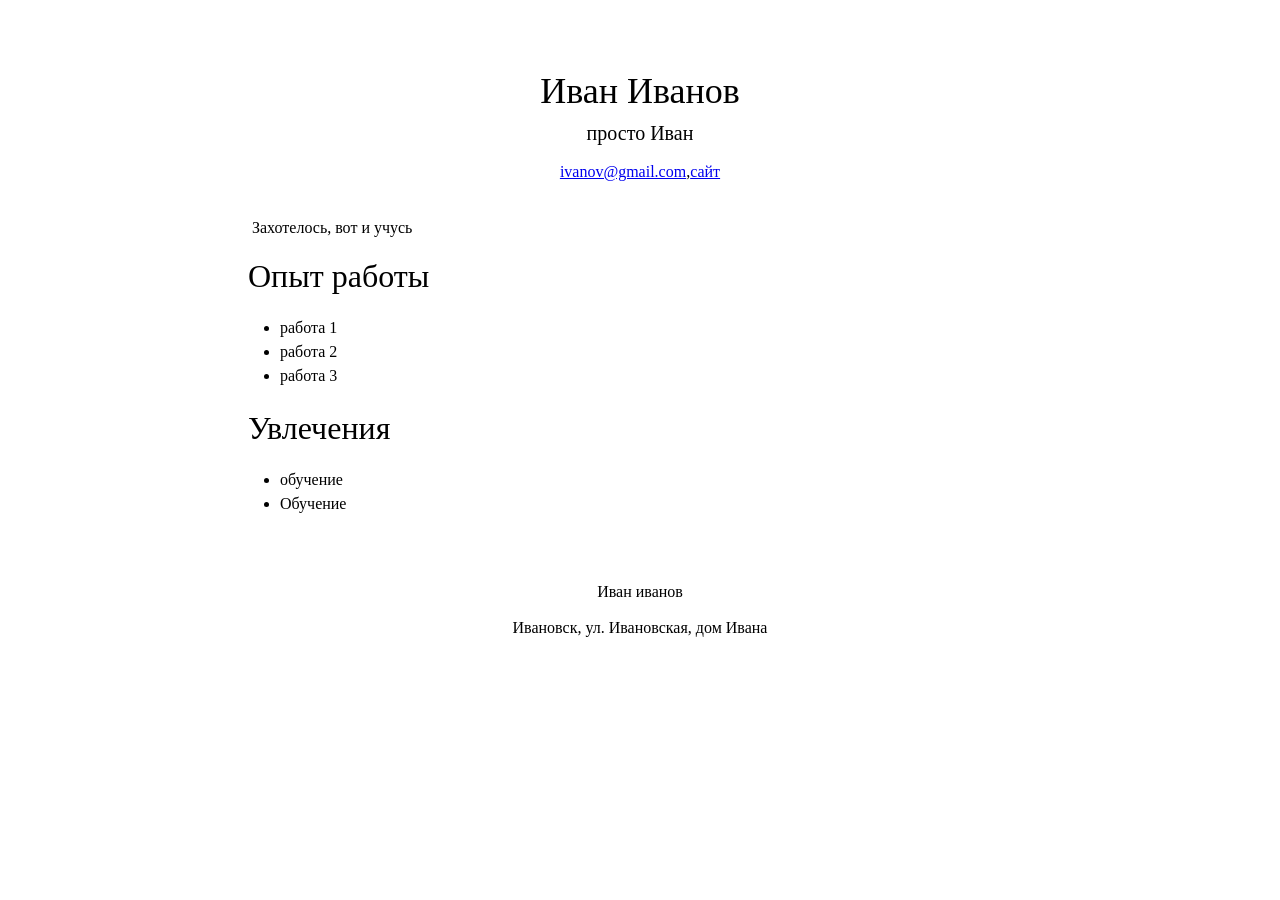
<file: index.html>
<!DOCTYPE html>
<html lang="ru">
<head>
    <meta charset="UTF-8">
    <title> Резюме </title>
    <link rel="stylesheet" href="style.css">
</head>
<body>
<div id="header">
    <h1>Иван Иванов</h1>
    <h3>просто Иван</h3>
    <p><a href="ivanov@gmail.com">ivanov@gmail.com</a>,<a href="http://www.ya.ru">сайт</a></p>
</div>    
<div id="main">
    <p> Захотелось, вот и учусь</p> 
        <h2> Опыт работы </h2>
        <ul>
            <li> работа 1 </li>
            <li> работа 2 </li>
            <li> работа 3</li> 
        </ul>   
   

        <h2> Увлечения</h2>
        <ul>
            <li>обучение</li>
            <li>Обучение</li>
            </ul>
    </div>
    
    <div id="footer">
        <p>Иван иванов</p>
        <p>Ивановск, ул. Ивановская, дом Ивана</p>
    </div>

</body>
</html>
<!-- END -->
</file>
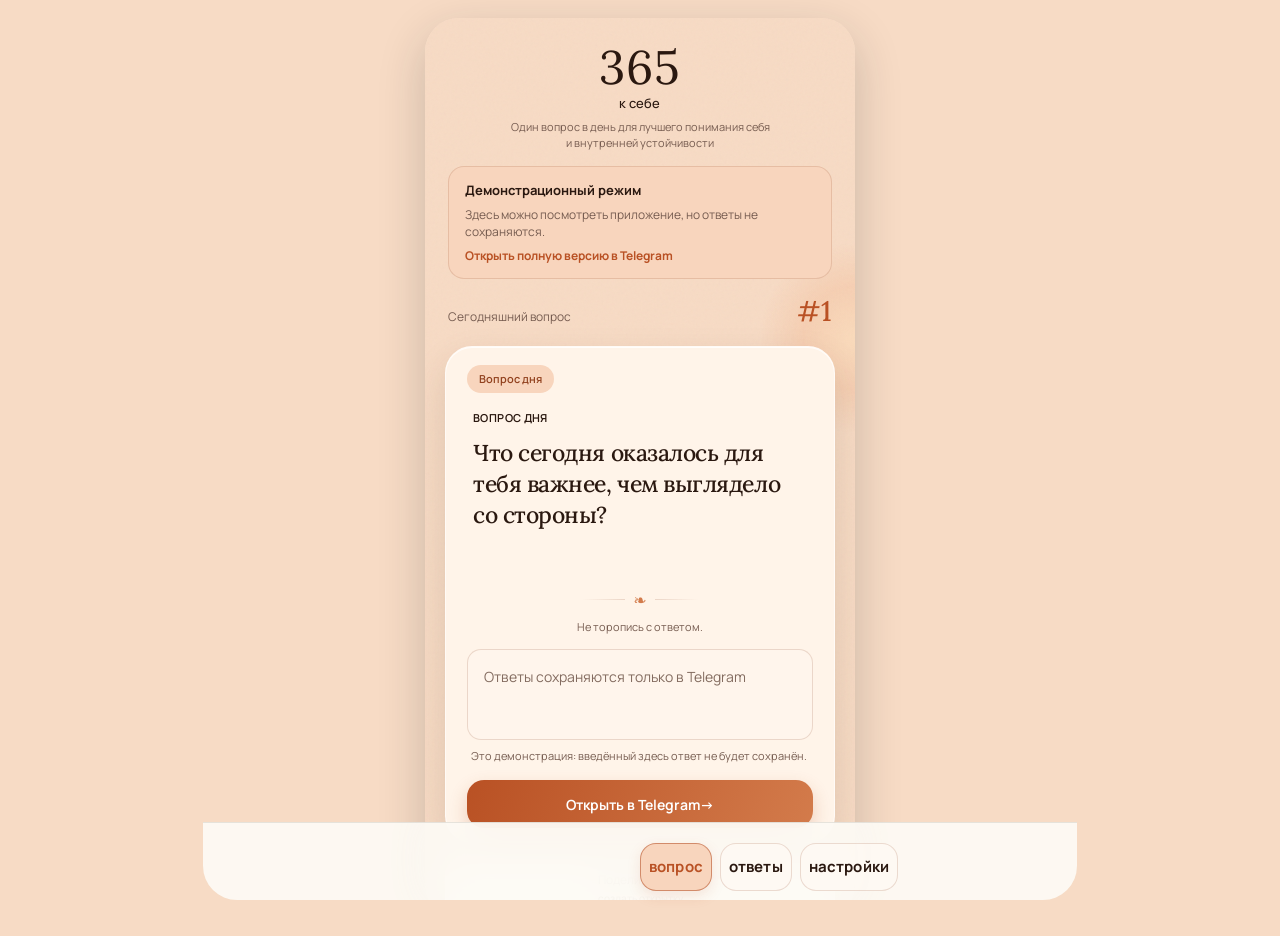
<file: 365/index.html>
<!doctype html>
<html lang="ru">
  <head>
    <meta charset="utf-8" />
    <meta
      name="viewport"
      content="width=device-width,initial-scale=1,maximum-scale=1,viewport-fit=cover"
    />
    <meta name="theme-color" content="#f4f0e8" />
    <meta property="og:type" content="website" />
    <meta property="og:title" content="365: к себе" />
    <meta property="og:description" content="Один бережный вопрос в день" />
    <meta property="og:image" content="https://iensunny.github.io/365/og-card.png" />
    <meta name="twitter:card" content="summary_large_image" />
    <link rel="icon" href="favicon.svg" type="image/svg+xml" />
    <title>365: к себе</title>
    <meta
      name="description"
      content="Один вопрос в день для лучшего понимания себя и внутренней устойчивости"
    />
    <link rel="preconnect" href="https://fonts.googleapis.com" />
    <link rel="preconnect" href="https://fonts.gstatic.com" crossorigin />
    <link
      href="https://fonts.googleapis.com/css2?family=Lora:wght@400;500;600&family=Manrope:wght@400;500;600;700&display=swap"
      rel="stylesheet"
    />
    <link rel="stylesheet" href="style.css?v=12" />
    <link rel="stylesheet" href="v1.2.css?v=23" />
    <script src="https://telegram.org/js/telegram-web-app.js"></script>
    <script>
      (() => {
        const hour = new Date().getHours();
        const theme = hour >= 5 && hour < 11 ? 'morning' : hour >= 11 && hour < 17 ? 'day' : hour >= 17 && hour < 22 ? 'evening' : 'night';
        document.documentElement.dataset.timeTheme = theme;
        const colors = { morning: '#fff4d8', day: '#edf4e9', evening: '#f7dbc5', night: '#091622' };
        document.querySelector('meta[name="theme-color"]').content = colors[theme];
      })();
    </script>
    <style>
      :root {
        --font-manrope: 'Manrope', system-ui, sans-serif;
        --font-lora: 'Lora', Georgia, serif;
        --app-height: 100%;
      }
      html,
      body {
        width: 100%;
        height: 100%;
        margin: 0;
        overflow: hidden;
        overscroll-behavior: none;
        font-family: var(--font-manrope);
        background: transparent;
      }
      body {
        position: fixed;
        inset: 0;
      }
      .app-shell {
        height: var(--app-height);
        max-height: var(--app-height);
        padding-top: max(env(safe-area-inset-top), var(--tg-content-safe-area-inset-top, 0px));
        box-sizing: border-box;
        overflow-x: hidden;
        overflow-y: auto;
        -webkit-overflow-scrolling: touch;
        overscroll-behavior: contain;
      }
      @media (max-width: 559px) {
        .app-content { padding-top: 16px !important; }
      }
      html[data-time-theme='morning'], html[data-time-theme='morning'] body { background: #fff4d8 !important; }
      html[data-time-theme='morning'] .app-shell { --bg:#fff4d8; --ink:#282318; --muted:#746c59; --card:#fffaf0; --accent:#8a6b28; --accent-2:#b69648; --pill:#f5e8bd; --line:#917b4933; --surface:#fffaf0; color:#282318 !important; background:#fff4d8 !important; }
      html[data-time-theme='day'], html[data-time-theme='day'] body { background: #edf4e9 !important; }
      html[data-time-theme='day'] .app-shell { --bg:#edf4e9; --ink:#1e251a; --muted:#657060; --card:#fffdf7; --accent:#3e742c; --accent-2:#71904c; --pill:#e8ecdd; --line:#66765a33; --surface:#fff; color:#1e251a !important; background:#edf4e9 !important; }
      html[data-time-theme='evening'], html[data-time-theme='evening'] body { background: #f7dbc5 !important; }
      html[data-time-theme='evening'] .app-shell { --bg:#f7dbc5; --ink:#2a1810; --muted:#765c50; --card:#fff4e9; --accent:#b95124; --accent-2:#d37b4b; --pill:#f8d5bd; --line:#9d5b3d33; --surface:#fff9f3; color:#2a1810 !important; background:#f7dbc5 !important; }
      html[data-time-theme='night'], html[data-time-theme='night'] body { background: #091622 !important; }
      html[data-time-theme='night'] .app-shell { --bg:#091622; --ink:#f5f3eb; --muted:#bdc5c9; --card:#162736; --accent:#9ab875; --accent-2:#759460; --pill:#283b31; --line:#dbe8e233; --surface:#122433; color:#f5f3eb !important; background:#091622 !important; color-scheme:dark; }
      html[data-time-theme='night'] .question-card { background:#162736 !important; border-color:#b9d6df35 !important; }
      html[data-time-theme='night'] .bottom-nav { background:#0b1a27f5 !important; }
      html[data-time-theme='night'] .quick-actions button { background:#122433 !important; border-color:#c1d3de30 !important; }
      .topbar {
        grid-template-columns: 1fr !important;
        justify-items: center;
      }
      .topbar .brand {
        text-align: center;
      }
      .menu-button,
      .header-spacer {
        display: none !important;
      }
      .saved-state {
        padding: 18px 16px !important;
        gap: 12px !important;
      }
      .saved-state b {
        display: block;
        margin-bottom: 10px !important;
        font-size: 18px !important;
        line-height: 1.4 !important;
      }
      .saved-state strong {
        display: block;
        margin-bottom: 12px !important;
        color: var(--accent) !important;
        font-size: 15px !important;
        font-weight: 600 !important;
        line-height: 1.55 !important;
      }
      .saved-state span {
        display: block;
        font-size: 13px !important;
        line-height: 1.45 !important;
      }
      .bottom-nav.three {
        grid-template-columns: repeat(3, 1fr);
        height: calc(78px + max(env(safe-area-inset-bottom), var(--tg-content-safe-area-inset-bottom, 0px))) !important;
        padding-bottom: max(env(safe-area-inset-bottom), var(--tg-content-safe-area-inset-bottom, 0px)) !important;
        padding-top: 10px !important;
      }
      .bottom-nav button {
        gap: 4px !important;
        font-size: 14px !important;
        font-weight: 700 !important;
        letter-spacing: 0.01em;
      }
      .bottom-nav button > span:first-child {
        display: none !important;
      }
      .bottom-nav button > span:last-child {
        font-size: 15px !important;
      }
      .postcard-preview {
        transition:
          background 0.35s ease,
          color 0.35s ease,
          border-color 0.35s ease;
      }
      .postcard-preview.theme-morning {
        background: linear-gradient(160deg, #fff8df, #edf2d8);
        color: #1e251a;
        border-color: rgba(84, 123, 53, 0.18);
      }
      .postcard-preview.theme-day {
        background: linear-gradient(160deg, #f3f4e9, #dfead7);
        color: #1e251a;
        border-color: rgba(63, 116, 47, 0.18);
      }
      .postcard-preview.theme-evening {
        background: linear-gradient(160deg, #fff0df, #efc3a5);
        color: #2a1810;
        border-color: rgba(166, 77, 40, 0.2);
      }
      .postcard-preview.theme-night {
        background: linear-gradient(160deg, #111f2c, #213649);
        color: #f5f1e8;
        border-color: rgba(168, 199, 138, 0.22);
      }
      .postcard-preview.theme-night small,
      .postcard-preview.theme-night em {
        color: #a8c78a;
      }
      .postcard-preview.theme-morning small,
      .postcard-preview.theme-day small {
        color: #547b35;
      }
      .postcard-preview.theme-evening small {
        color: #a64d28;
      }
      #answer-wrap {
        scroll-margin-bottom: 180px;
      }
      #submit {
        scroll-margin-bottom: 140px;
      }
    </style>
    <link rel="stylesheet" href="editor-local.css?v=20260908-13" /></head>
  <body class="antialiased">
    <main id="app" class="app-shell theme-day">
      <div class="paper-grain" aria-hidden="true"></div>
      <div class="sun-glow" aria-hidden="true"></div>
      <div class="app-content">
        <header class="topbar">
          <div class="brand">
            <div class="brand-number">365</div>
            <div class="brand-name">к себе</div>
          </div>
        </header>
        <p class="promise">
          Один вопрос в день для лучшего понимания себя<br />и внутренней
          устойчивости
        </p>
        <aside id="demo-banner" class="demo-banner" hidden>
          <strong>Демонстрационный режим</strong>
          <span>Здесь можно посмотреть приложение, но ответы не сохраняются.</span>
          <a href="https://t.me/qqwestionsBot">Открыть полную версию в Telegram</a>
        </aside>

        <section id="home-view">
          <section class="question-position" aria-label="Номер вопроса">
            <span>Сегодняшний вопрос</span>
            <strong id="question-index">#1</strong>
          </section>
          <article class="question-card">
            <span id="number" class="day-pill">Вопрос дня</span>
            <p class="eyebrow">Вопрос дня</p>
            <h1 id="question"></h1>
            <div class="ornament" aria-hidden="true"><i></i><span>❧</span><i></i></div>
            <p id="slow-down" class="slow-down">Не торопись с ответом.</p>
            <label id="answer-wrap" class="answer-field">
              <span class="sr-only">Твой ответ</span>
              <textarea
                id="answer"
                placeholder="Напиши здесь..."
                rows="3"
              ></textarea>
            </label>
            <div id="saved" class="saved-state" hidden>
              <div>
                <b id="gratitude"></b>
                <strong id="reflection"></strong>
                <span>Ответ сохранён в истории · следующий вопрос завтра</span>
              </div>
            </div>
            <p id="save-status" class="save-status" role="status" aria-live="polite"></p>
            <button id="submit" class="answer-button" disabled>
              <span id="submit-label">Ответить</span><span>→</span>
            </button>
          </article>
          <div class="quick-actions">
            <button id="share" class="share-launch">
              <span
                >Поделиться<br /><small>создать открытку</small></span
              >
            </button>
          </div>
        </section>

        <section id="answers-view" class="answers-view" hidden>
          <div class="answers-heading">
            <p class="eyebrow">Твоя история</p>
            <h1>Мои ответы</h1>
            <span id="answers-count">0 сохранено</span>
          </div>
          <div id="answers-list" class="answers-list"></div>
          <div id="answers-empty" class="answers-empty" hidden>
            <h2>Здесь появятся твои ответы</h2>
            <p>Ответь на первый вопрос — и начнётся твоя личная история.</p>
            <button id="back-home" class="modal-primary">Перейти к вопросу</button>
          </div>
        </section>
      </div>

      <nav class="bottom-nav three" aria-label="Основная навигация">
        <button id="nav-home" class="active" aria-current="page"><span aria-hidden="true"></span><span>вопрос</span></button>
        <button id="nav-answers"><span aria-hidden="true"></span><span>ответы</span></button>
        <button id="nav-settings"><span aria-hidden="true"></span><span>настройки</span></button>
      </nav>

      <div id="settings-modal" class="modal-backdrop" hidden>
        <section class="modal-sheet" role="dialog" aria-modal="true" aria-labelledby="settings-title" tabindex="-1">
          <button class="modal-close close" aria-label="Закрыть">×</button>
          <span class="modal-icon" aria-hidden="true">◷</span>
          <h2 id="settings-title">Когда присылать вопрос?</h2>
          <p>Выбери удобное время. Часовой пояс определяется автоматически.</p>
          <label class="time-field"
            ><span>Время сообщения</span
            ><input id="notify-time" type="time" value="09:00"
          /></label>
          <div class="time-presets presets">
            <button type="button">08:00</button>
            <button type="button">13:00</button>
            <button type="button">20:00</button>
          </div>
          <button id="save-time" class="modal-primary">Сохранить время</button>
          <div class="data-settings">
            <h3>Твои данные</h3>
            <p>Ответы хранятся в базе приложения после проверки Telegram-профиля. Черновик и резервная история также сохраняются на устройстве и в Telegram Cloud Storage. Эти данные не публикуются.</p>
            <button id="export-data" class="secondary-button">Экспортировать ответы</button>
            <button id="delete-data" class="danger-button">Удалить все личные данные</button>
          </div>
        </section>
      </div>

      <div id="share-modal" class="modal-backdrop" hidden>
        <section class="modal-sheet share-sheet" role="dialog" aria-modal="true" aria-labelledby="share-title" tabindex="-1">
          <button class="modal-close close" aria-label="Закрыть">×</button>
          <div id="postcard-preview" class="postcard-preview theme-day">
            <strong>365</strong><span>к себе</span><small id="postcard-label">Вопрос дня</small>
            <p id="postcard-question"></p>
            <em id="postcard-meta">365: к себе · #1</em>
          </div>
          <h2 id="share-title">Что поместить на открытку?</h2>
          <div class="share-choices" role="group" aria-label="Содержание открытки">
            <button type="button" data-share-kind="question" class="active">Вопрос</button>
            <button type="button" data-share-kind="thought">Мысль</button>
            <button type="button" data-share-kind="custom">Свой текст</button>
          </div>
          <label id="custom-share-wrap" class="edit-field" hidden><span>Текст открытки</span><textarea id="custom-share-text" rows="3" maxlength="500" placeholder="Напиши свой текст..."></textarea></label>
          <p>Личный ответ не добавляется автоматически. Сначала проверь открытку выше.</p>
          <p id="share-status" class="save-status" role="status" aria-live="polite"></p>
          <div class="share-actions">
            <button id="make-card" class="modal-primary">Отправить</button>
          </div>
        </section>
      </div>

      <div id="edit-modal" class="modal-backdrop" hidden>
        <section class="modal-sheet" role="dialog" aria-modal="true" aria-labelledby="edit-title" tabindex="-1">
          <button class="modal-close close" aria-label="Закрыть">×</button>
          <h2 id="edit-title">Редактировать ответ</h2>
          <label class="edit-field"><span>Твой ответ</span><textarea id="edit-answer" rows="6"></textarea></label>
          <p id="edit-status" class="save-status" role="status" aria-live="polite"></p>
          <button id="save-edit" class="modal-primary">Сохранить изменения</button>
        </section>
      </div>

      <div id="confirm-modal" class="modal-backdrop" hidden>
        <section class="modal-sheet" role="alertdialog" aria-modal="true" aria-labelledby="confirm-title" aria-describedby="confirm-copy" tabindex="-1">
          <h2 id="confirm-title">Подтвердить действие</h2>
          <p id="confirm-copy"></p>
          <div class="confirm-actions">
            <button id="confirm-cancel" class="secondary-button">Отмена</button>
            <button id="confirm-action" class="danger-button">Удалить</button>
          </div>
        </section>
      </div>

      <div id="toast" class="toast" hidden role="status"></div>
    </main>
    <script type="module" src="app-v1.2.js?v=20260908-13"></script>
  </body>
</html>
</file>
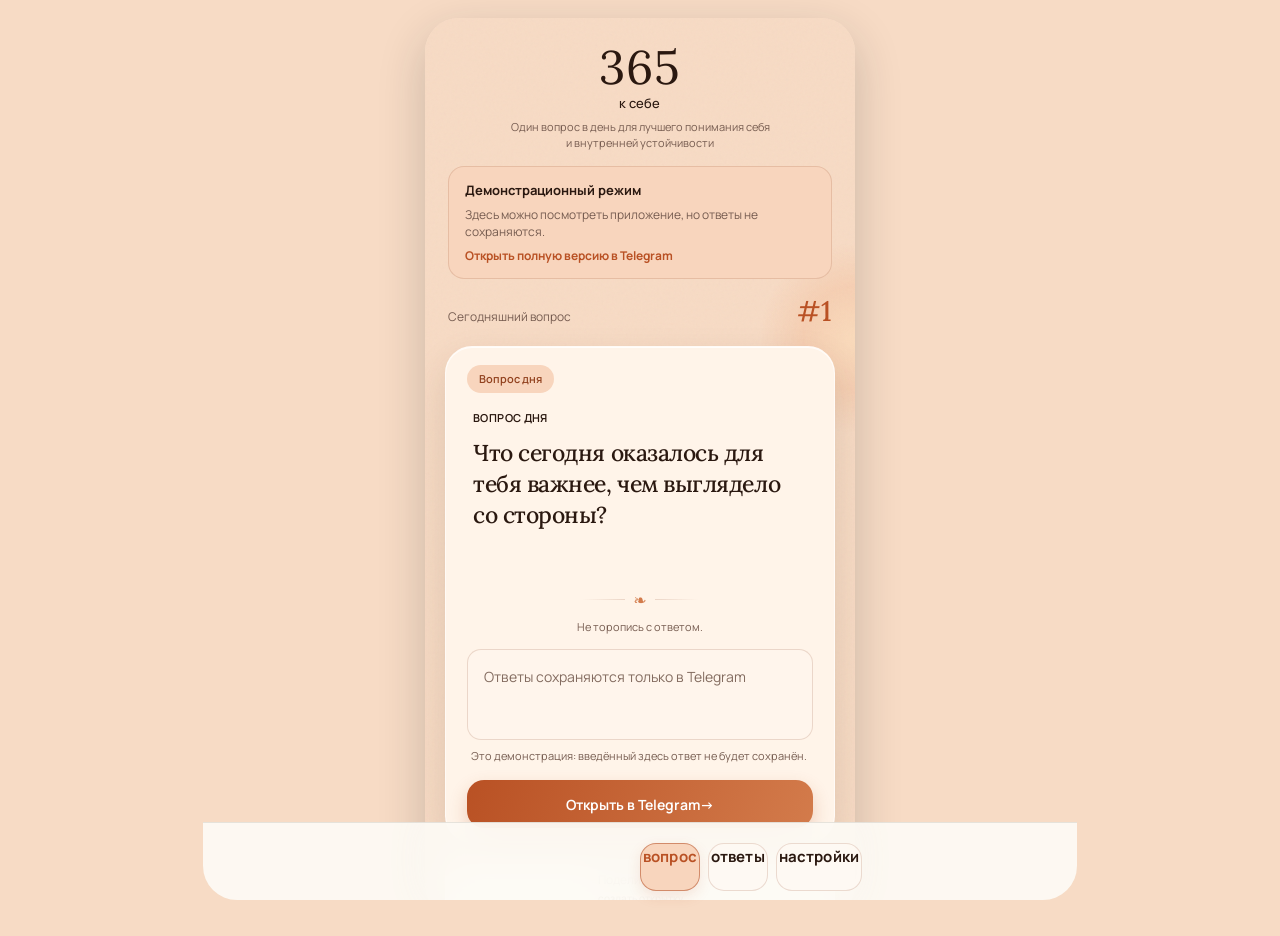
<file: 365/v20.html>
<!doctype html>
<html lang="ru">
  <head>
    <meta charset="utf-8" />
    <meta
      name="viewport"
      content="width=device-width,initial-scale=1,maximum-scale=1,viewport-fit=cover"
    />
    <meta name="theme-color" content="#f4f0e8" />
    <meta property="og:type" content="website" />
    <meta property="og:title" content="365: к себе" />
    <meta property="og:description" content="Один бережный вопрос в день" />
    <meta property="og:image" content="https://iensunny.github.io/365/og-card.png" />
    <meta name="twitter:card" content="summary_large_image" />
    <link rel="icon" href="favicon.svg" type="image/svg+xml" />
    <title>365: к себе</title>
    <meta
      name="description"
      content="Один вопрос в день для лучшего понимания себя и внутренней устойчивости"
    />
    <link rel="preconnect" href="https://fonts.googleapis.com" />
    <link rel="preconnect" href="https://fonts.gstatic.com" crossorigin />
    <link
      href="https://fonts.googleapis.com/css2?family=Lora:wght@400;500;600&family=Manrope:wght@400;500;600;700&display=swap"
      rel="stylesheet"
    />
    <link rel="stylesheet" href="style.css?v=12" />
    <link rel="stylesheet" href="v1.2.css?v=20" />
    <script src="https://telegram.org/js/telegram-web-app.js"></script>
    <script>
      (() => {
        const hour = new Date().getHours();
        const theme = hour >= 5 && hour < 11 ? 'morning' : hour >= 11 && hour < 17 ? 'day' : hour >= 17 && hour < 22 ? 'evening' : 'night';
        document.documentElement.dataset.timeTheme = theme;
        const colors = { morning: '#fff4d8', day: '#edf4e9', evening: '#f7dbc5', night: '#091622' };
        document.querySelector('meta[name="theme-color"]').content = colors[theme];
      })();
    </script>
    <style>
      :root {
        --font-manrope: 'Manrope', system-ui, sans-serif;
        --font-lora: 'Lora', Georgia, serif;
        --app-height: 100%;
      }
      html,
      body {
        width: 100%;
        height: 100%;
        margin: 0;
        overflow: hidden;
        overscroll-behavior: none;
        font-family: var(--font-manrope);
        background: transparent;
      }
      body {
        position: fixed;
        inset: 0;
      }
      .app-shell {
        height: var(--app-height);
        max-height: var(--app-height);
        overflow-x: hidden;
        overflow-y: auto;
        -webkit-overflow-scrolling: touch;
        overscroll-behavior: contain;
      }
      html[data-time-theme='morning'], html[data-time-theme='morning'] body { background: #fff4d8 !important; }
      html[data-time-theme='morning'] .app-shell { --bg:#fff4d8; --ink:#282318; --muted:#746c59; --card:#fffaf0; --accent:#8a6b28; --accent-2:#b69648; --pill:#f5e8bd; --line:#917b4933; --surface:#fffaf0; color:#282318 !important; background:#fff4d8 !important; }
      html[data-time-theme='day'], html[data-time-theme='day'] body { background: #edf4e9 !important; }
      html[data-time-theme='day'] .app-shell { --bg:#edf4e9; --ink:#1e251a; --muted:#657060; --card:#fffdf7; --accent:#3e742c; --accent-2:#71904c; --pill:#e8ecdd; --line:#66765a33; --surface:#fff; color:#1e251a !important; background:#edf4e9 !important; }
      html[data-time-theme='evening'], html[data-time-theme='evening'] body { background: #f7dbc5 !important; }
      html[data-time-theme='evening'] .app-shell { --bg:#f7dbc5; --ink:#2a1810; --muted:#765c50; --card:#fff4e9; --accent:#b95124; --accent-2:#d37b4b; --pill:#f8d5bd; --line:#9d5b3d33; --surface:#fff9f3; color:#2a1810 !important; background:#f7dbc5 !important; }
      html[data-time-theme='night'], html[data-time-theme='night'] body { background: #091622 !important; }
      html[data-time-theme='night'] .app-shell { --bg:#091622; --ink:#f5f3eb; --muted:#bdc5c9; --card:#162736; --accent:#9ab875; --accent-2:#759460; --pill:#283b31; --line:#dbe8e233; --surface:#122433; color:#f5f3eb !important; background:#091622 !important; color-scheme:dark; }
      html[data-time-theme='night'] .question-card { background:#162736 !important; border-color:#b9d6df35 !important; }
      html[data-time-theme='night'] .bottom-nav { background:#0b1a27f5 !important; }
      html[data-time-theme='night'] .quick-actions button { background:#122433 !important; border-color:#c1d3de30 !important; }
      .topbar {
        grid-template-columns: 1fr !important;
        justify-items: center;
      }
      .topbar .brand {
        text-align: center;
      }
      .menu-button,
      .header-spacer {
        display: none !important;
      }
      .saved-state {
        padding: 18px 16px !important;
        gap: 12px !important;
      }
      .saved-state b {
        display: block;
        margin-bottom: 10px !important;
        font-size: 18px !important;
        line-height: 1.4 !important;
      }
      .saved-state strong {
        display: block;
        margin-bottom: 12px !important;
        color: var(--accent) !important;
        font-size: 15px !important;
        font-weight: 600 !important;
        line-height: 1.55 !important;
      }
      .saved-state span {
        display: block;
        font-size: 13px !important;
        line-height: 1.45 !important;
      }
      .bottom-nav.three {
        grid-template-columns: repeat(3, 1fr);
        height: calc(78px + env(safe-area-inset-bottom)) !important;
        padding-top: 10px !important;
      }
      .bottom-nav button {
        gap: 4px !important;
        font-size: 14px !important;
        font-weight: 700 !important;
        letter-spacing: 0.01em;
      }
      .bottom-nav button > span:first-child {
        display: none !important;
      }
      .bottom-nav button > span:last-child {
        font-size: 15px !important;
      }
      .postcard-preview {
        transition:
          background 0.35s ease,
          color 0.35s ease,
          border-color 0.35s ease;
      }
      .postcard-preview.theme-morning {
        background: linear-gradient(160deg, #fff8df, #edf2d8);
        color: #1e251a;
        border-color: rgba(84, 123, 53, 0.18);
      }
      .postcard-preview.theme-day {
        background: linear-gradient(160deg, #f3f4e9, #dfead7);
        color: #1e251a;
        border-color: rgba(63, 116, 47, 0.18);
      }
      .postcard-preview.theme-evening {
        background: linear-gradient(160deg, #fff0df, #efc3a5);
        color: #2a1810;
        border-color: rgba(166, 77, 40, 0.2);
      }
      .postcard-preview.theme-night {
        background: linear-gradient(160deg, #111f2c, #213649);
        color: #f5f1e8;
        border-color: rgba(168, 199, 138, 0.22);
      }
      .postcard-preview.theme-night small,
      .postcard-preview.theme-night em {
        color: #a8c78a;
      }
      .postcard-preview.theme-morning small,
      .postcard-preview.theme-day small {
        color: #547b35;
      }
      .postcard-preview.theme-evening small {
        color: #a64d28;
      }
      #answer-wrap {
        scroll-margin-bottom: 180px;
      }
      #submit {
        scroll-margin-bottom: 140px;
      }
    </style>
  </head>
  <body class="antialiased">
    <main id="app" class="app-shell theme-day">
      <div class="paper-grain" aria-hidden="true"></div>
      <div class="sun-glow" aria-hidden="true"></div>
      <div class="app-content">
        <header class="topbar">
          <div class="brand">
            <div class="brand-number">365</div>
            <div class="brand-name">к себе</div>
          </div>
        </header>
        <p class="promise">
          Один вопрос в день для лучшего понимания себя<br />и внутренней
          устойчивости
        </p>
        <aside id="demo-banner" class="demo-banner" hidden>
          <strong>Демонстрационный режим</strong>
          <span>Здесь можно посмотреть приложение, но ответы не сохраняются.</span>
          <a href="https://t.me/qqwestionsBot">Открыть полную версию в Telegram</a>
        </aside>

        <section id="home-view">
          <section class="question-position" aria-label="Номер вопроса">
            <span>Сегодняшний вопрос</span>
            <strong id="question-index">#1</strong>
          </section>
          <article class="question-card">
            <span id="number" class="day-pill">Вопрос дня</span>
            <p class="eyebrow">Вопрос дня</p>
            <h1 id="question"></h1>
            <div class="ornament" aria-hidden="true"><i></i><span>❧</span><i></i></div>
            <p id="slow-down" class="slow-down">Не торопись с ответом.</p>
            <label id="answer-wrap" class="answer-field">
              <span class="sr-only">Твой ответ</span>
              <textarea
                id="answer"
                placeholder="Напиши здесь..."
                rows="3"
              ></textarea>
            </label>
            <div id="saved" class="saved-state" hidden>
              <div>
                <b id="gratitude"></b>
                <strong id="reflection"></strong>
                <span>Ответ сохранён в истории · следующий вопрос завтра</span>
              </div>
            </div>
            <p id="save-status" class="save-status" role="status" aria-live="polite"></p>
            <button id="submit" class="answer-button" disabled>
              <span id="submit-label">Ответить</span><span>→</span>
            </button>
          </article>
          <div class="quick-actions">
            <button id="share" class="share-launch">
              <span
                >Поделиться<br /><small>создать открытку</small></span
              >
            </button>
          </div>
        </section>

        <section id="answers-view" class="answers-view" hidden>
          <div class="answers-heading">
            <p class="eyebrow">Твоя история</p>
            <h1>Мои ответы</h1>
            <span id="answers-count">0 сохранено</span>
          </div>
          <div id="answers-list" class="answers-list"></div>
          <div id="answers-empty" class="answers-empty" hidden>
            <h2>Здесь появятся твои ответы</h2>
            <p>Ответь на первый вопрос — и начнётся твоя личная история.</p>
            <button id="back-home" class="modal-primary">Перейти к вопросу</button>
          </div>
        </section>
      </div>

      <nav class="bottom-nav three" aria-label="Основная навигация">
        <button id="nav-home" class="active" aria-current="page"><span aria-hidden="true"></span><span>вопрос</span></button>
        <button id="nav-answers"><span aria-hidden="true"></span><span>ответы</span></button>
        <button id="nav-settings"><span aria-hidden="true"></span><span>настройки</span></button>
      </nav>

      <div id="settings-modal" class="modal-backdrop" hidden>
        <section class="modal-sheet" role="dialog" aria-modal="true" aria-labelledby="settings-title" tabindex="-1">
          <button class="modal-close close" aria-label="Закрыть">×</button>
          <span class="modal-icon" aria-hidden="true">◷</span>
          <h2 id="settings-title">Когда присылать вопрос?</h2>
          <p>Выбери удобное время. Часовой пояс определяется автоматически.</p>
          <label class="time-field"
            ><span>Время сообщения</span
            ><input id="notify-time" type="time" value="09:00"
          /></label>
          <div class="time-presets presets">
            <button type="button">08:00</button>
            <button type="button">13:00</button>
            <button type="button">20:00</button>
          </div>
          <button id="save-time" class="modal-primary">Сохранить время</button>
          <div class="data-settings">
            <h3>Твои данные</h3>
            <p>Ответы хранятся в базе приложения после проверки Telegram-профиля. Черновик и резервная история также сохраняются на устройстве и в Telegram Cloud Storage. Эти данные не публикуются.</p>
            <button id="export-data" class="secondary-button">Экспортировать ответы</button>
            <button id="delete-data" class="danger-button">Удалить все личные данные</button>
          </div>
        </section>
      </div>

      <div id="share-modal" class="modal-backdrop" hidden>
        <section class="modal-sheet share-sheet" role="dialog" aria-modal="true" aria-labelledby="share-title" tabindex="-1">
          <button class="modal-close close" aria-label="Закрыть">×</button>
          <div id="postcard-preview" class="postcard-preview theme-day">
            <strong>365</strong><span>к себе</span><small id="postcard-label">Вопрос дня</small>
            <p id="postcard-question"></p>
            <em id="postcard-meta">365: к себе · #1</em>
          </div>
          <h2 id="share-title">Что поместить на открытку?</h2>
          <div class="share-choices" role="group" aria-label="Содержание открытки">
            <button type="button" data-share-kind="question" class="active">Вопрос</button>
            <button type="button" data-share-kind="thought">Мысль</button>
            <button type="button" data-share-kind="custom">Свой текст</button>
          </div>
          <label id="custom-share-wrap" class="edit-field" hidden><span>Текст открытки</span><textarea id="custom-share-text" rows="3" maxlength="500" placeholder="Напиши свой текст..."></textarea></label>
          <p>Личный ответ не добавляется автоматически. Сначала проверь открытку выше.</p>
          <button id="make-card" class="modal-primary">Поделиться открыткой</button>
        </section>
      </div>

      <div id="edit-modal" class="modal-backdrop" hidden>
        <section class="modal-sheet" role="dialog" aria-modal="true" aria-labelledby="edit-title" tabindex="-1">
          <button class="modal-close close" aria-label="Закрыть">×</button>
          <h2 id="edit-title">Редактировать ответ</h2>
          <label class="edit-field"><span>Твой ответ</span><textarea id="edit-answer" rows="6"></textarea></label>
          <p id="edit-status" class="save-status" role="status" aria-live="polite"></p>
          <button id="save-edit" class="modal-primary">Сохранить изменения</button>
        </section>
      </div>

      <div id="confirm-modal" class="modal-backdrop" hidden>
        <section class="modal-sheet" role="alertdialog" aria-modal="true" aria-labelledby="confirm-title" aria-describedby="confirm-copy" tabindex="-1">
          <h2 id="confirm-title">Подтвердить действие</h2>
          <p id="confirm-copy"></p>
          <div class="confirm-actions">
            <button id="confirm-cancel" class="secondary-button">Отмена</button>
            <button id="confirm-action" class="danger-button">Удалить</button>
          </div>
        </section>
      </div>

      <div id="toast" class="toast" hidden role="status"></div>
    </main>
    <script type="module" src="app-v1.2.js?v=20"></script>
  </body>
</html>
</file>
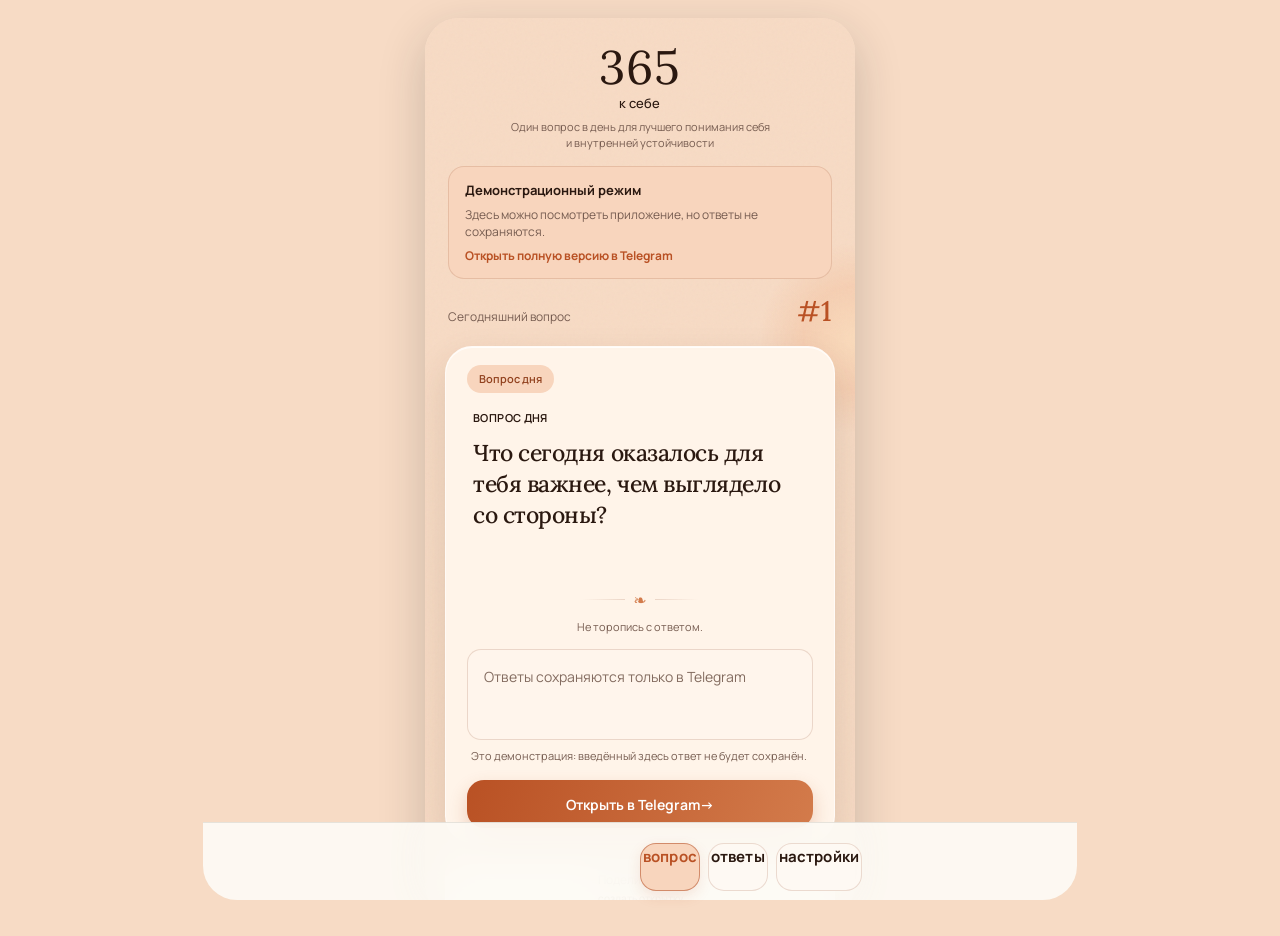
<file: 365/v21.html>
<!doctype html>
<html lang="ru">
  <head>
    <meta charset="utf-8" />
    <meta
      name="viewport"
      content="width=device-width,initial-scale=1,maximum-scale=1,viewport-fit=cover"
    />
    <meta name="theme-color" content="#f4f0e8" />
    <meta property="og:type" content="website" />
    <meta property="og:title" content="365: к себе" />
    <meta property="og:description" content="Один бережный вопрос в день" />
    <meta property="og:image" content="https://iensunny.github.io/365/og-card.png" />
    <meta name="twitter:card" content="summary_large_image" />
    <link rel="icon" href="favicon.svg" type="image/svg+xml" />
    <title>365: к себе</title>
    <meta
      name="description"
      content="Один вопрос в день для лучшего понимания себя и внутренней устойчивости"
    />
    <link rel="preconnect" href="https://fonts.googleapis.com" />
    <link rel="preconnect" href="https://fonts.gstatic.com" crossorigin />
    <link
      href="https://fonts.googleapis.com/css2?family=Lora:wght@400;500;600&family=Manrope:wght@400;500;600;700&display=swap"
      rel="stylesheet"
    />
    <link rel="stylesheet" href="style.css?v=12" />
    <link rel="stylesheet" href="v1.2.css?v=20" />
    <script src="https://telegram.org/js/telegram-web-app.js"></script>
    <script>
      (() => {
        const hour = new Date().getHours();
        const theme = hour >= 5 && hour < 11 ? 'morning' : hour >= 11 && hour < 17 ? 'day' : hour >= 17 && hour < 22 ? 'evening' : 'night';
        document.documentElement.dataset.timeTheme = theme;
        const colors = { morning: '#fff4d8', day: '#edf4e9', evening: '#f7dbc5', night: '#091622' };
        document.querySelector('meta[name="theme-color"]').content = colors[theme];
      })();
    </script>
    <style>
      :root {
        --font-manrope: 'Manrope', system-ui, sans-serif;
        --font-lora: 'Lora', Georgia, serif;
        --app-height: 100%;
      }
      html,
      body {
        width: 100%;
        height: 100%;
        margin: 0;
        overflow: hidden;
        overscroll-behavior: none;
        font-family: var(--font-manrope);
        background: transparent;
      }
      body {
        position: fixed;
        inset: 0;
      }
      .app-shell {
        height: var(--app-height);
        max-height: var(--app-height);
        overflow-x: hidden;
        overflow-y: auto;
        -webkit-overflow-scrolling: touch;
        overscroll-behavior: contain;
      }
      html[data-time-theme='morning'], html[data-time-theme='morning'] body { background: #fff4d8 !important; }
      html[data-time-theme='morning'] .app-shell { --bg:#fff4d8; --ink:#282318; --muted:#746c59; --card:#fffaf0; --accent:#8a6b28; --accent-2:#b69648; --pill:#f5e8bd; --line:#917b4933; --surface:#fffaf0; color:#282318 !important; background:#fff4d8 !important; }
      html[data-time-theme='day'], html[data-time-theme='day'] body { background: #edf4e9 !important; }
      html[data-time-theme='day'] .app-shell { --bg:#edf4e9; --ink:#1e251a; --muted:#657060; --card:#fffdf7; --accent:#3e742c; --accent-2:#71904c; --pill:#e8ecdd; --line:#66765a33; --surface:#fff; color:#1e251a !important; background:#edf4e9 !important; }
      html[data-time-theme='evening'], html[data-time-theme='evening'] body { background: #f7dbc5 !important; }
      html[data-time-theme='evening'] .app-shell { --bg:#f7dbc5; --ink:#2a1810; --muted:#765c50; --card:#fff4e9; --accent:#b95124; --accent-2:#d37b4b; --pill:#f8d5bd; --line:#9d5b3d33; --surface:#fff9f3; color:#2a1810 !important; background:#f7dbc5 !important; }
      html[data-time-theme='night'], html[data-time-theme='night'] body { background: #091622 !important; }
      html[data-time-theme='night'] .app-shell { --bg:#091622; --ink:#f5f3eb; --muted:#bdc5c9; --card:#162736; --accent:#9ab875; --accent-2:#759460; --pill:#283b31; --line:#dbe8e233; --surface:#122433; color:#f5f3eb !important; background:#091622 !important; color-scheme:dark; }
      html[data-time-theme='night'] .question-card { background:#162736 !important; border-color:#b9d6df35 !important; }
      html[data-time-theme='night'] .bottom-nav { background:#0b1a27f5 !important; }
      html[data-time-theme='night'] .quick-actions button { background:#122433 !important; border-color:#c1d3de30 !important; }
      .topbar {
        grid-template-columns: 1fr !important;
        justify-items: center;
      }
      .topbar .brand {
        text-align: center;
      }
      .menu-button,
      .header-spacer {
        display: none !important;
      }
      .saved-state {
        padding: 18px 16px !important;
        gap: 12px !important;
      }
      .saved-state b {
        display: block;
        margin-bottom: 10px !important;
        font-size: 18px !important;
        line-height: 1.4 !important;
      }
      .saved-state strong {
        display: block;
        margin-bottom: 12px !important;
        color: var(--accent) !important;
        font-size: 15px !important;
        font-weight: 600 !important;
        line-height: 1.55 !important;
      }
      .saved-state span {
        display: block;
        font-size: 13px !important;
        line-height: 1.45 !important;
      }
      .bottom-nav.three {
        grid-template-columns: repeat(3, 1fr);
        height: calc(78px + env(safe-area-inset-bottom)) !important;
        padding-top: 10px !important;
      }
      .bottom-nav button {
        gap: 4px !important;
        font-size: 14px !important;
        font-weight: 700 !important;
        letter-spacing: 0.01em;
      }
      .bottom-nav button > span:first-child {
        display: none !important;
      }
      .bottom-nav button > span:last-child {
        font-size: 15px !important;
      }
      .postcard-preview {
        transition:
          background 0.35s ease,
          color 0.35s ease,
          border-color 0.35s ease;
      }
      .postcard-preview.theme-morning {
        background: linear-gradient(160deg, #fff8df, #edf2d8);
        color: #1e251a;
        border-color: rgba(84, 123, 53, 0.18);
      }
      .postcard-preview.theme-day {
        background: linear-gradient(160deg, #f3f4e9, #dfead7);
        color: #1e251a;
        border-color: rgba(63, 116, 47, 0.18);
      }
      .postcard-preview.theme-evening {
        background: linear-gradient(160deg, #fff0df, #efc3a5);
        color: #2a1810;
        border-color: rgba(166, 77, 40, 0.2);
      }
      .postcard-preview.theme-night {
        background: linear-gradient(160deg, #111f2c, #213649);
        color: #f5f1e8;
        border-color: rgba(168, 199, 138, 0.22);
      }
      .postcard-preview.theme-night small,
      .postcard-preview.theme-night em {
        color: #a8c78a;
      }
      .postcard-preview.theme-morning small,
      .postcard-preview.theme-day small {
        color: #547b35;
      }
      .postcard-preview.theme-evening small {
        color: #a64d28;
      }
      #answer-wrap {
        scroll-margin-bottom: 180px;
      }
      #submit {
        scroll-margin-bottom: 140px;
      }
    </style>
  </head>
  <body class="antialiased">
    <main id="app" class="app-shell theme-day">
      <div class="paper-grain" aria-hidden="true"></div>
      <div class="sun-glow" aria-hidden="true"></div>
      <div class="app-content">
        <header class="topbar">
          <div class="brand">
            <div class="brand-number">365</div>
            <div class="brand-name">к себе</div>
          </div>
        </header>
        <p class="promise">
          Один вопрос в день для лучшего понимания себя<br />и внутренней
          устойчивости
        </p>
        <aside id="demo-banner" class="demo-banner" hidden>
          <strong>Демонстрационный режим</strong>
          <span>Здесь можно посмотреть приложение, но ответы не сохраняются.</span>
          <a href="https://t.me/qqwestionsBot">Открыть полную версию в Telegram</a>
        </aside>

        <section id="home-view">
          <section class="question-position" aria-label="Номер вопроса">
            <span>Сегодняшний вопрос</span>
            <strong id="question-index">#1</strong>
          </section>
          <article class="question-card">
            <span id="number" class="day-pill">Вопрос дня</span>
            <p class="eyebrow">Вопрос дня</p>
            <h1 id="question"></h1>
            <div class="ornament" aria-hidden="true"><i></i><span>❧</span><i></i></div>
            <p id="slow-down" class="slow-down">Не торопись с ответом.</p>
            <label id="answer-wrap" class="answer-field">
              <span class="sr-only">Твой ответ</span>
              <textarea
                id="answer"
                placeholder="Напиши здесь..."
                rows="3"
              ></textarea>
            </label>
            <div id="saved" class="saved-state" hidden>
              <div>
                <b id="gratitude"></b>
                <strong id="reflection"></strong>
                <span>Ответ сохранён в истории · следующий вопрос завтра</span>
              </div>
            </div>
            <p id="save-status" class="save-status" role="status" aria-live="polite"></p>
            <button id="submit" class="answer-button" disabled>
              <span id="submit-label">Ответить</span><span>→</span>
            </button>
          </article>
          <div class="quick-actions">
            <button id="share" class="share-launch">
              <span
                >Поделиться<br /><small>создать открытку</small></span
              >
            </button>
          </div>
        </section>

        <section id="answers-view" class="answers-view" hidden>
          <div class="answers-heading">
            <p class="eyebrow">Твоя история</p>
            <h1>Мои ответы</h1>
            <span id="answers-count">0 сохранено</span>
          </div>
          <div id="answers-list" class="answers-list"></div>
          <div id="answers-empty" class="answers-empty" hidden>
            <h2>Здесь появятся твои ответы</h2>
            <p>Ответь на первый вопрос — и начнётся твоя личная история.</p>
            <button id="back-home" class="modal-primary">Перейти к вопросу</button>
          </div>
        </section>
      </div>

      <nav class="bottom-nav three" aria-label="Основная навигация">
        <button id="nav-home" class="active" aria-current="page"><span aria-hidden="true"></span><span>вопрос</span></button>
        <button id="nav-answers"><span aria-hidden="true"></span><span>ответы</span></button>
        <button id="nav-settings"><span aria-hidden="true"></span><span>настройки</span></button>
      </nav>

      <div id="settings-modal" class="modal-backdrop" hidden>
        <section class="modal-sheet" role="dialog" aria-modal="true" aria-labelledby="settings-title" tabindex="-1">
          <button class="modal-close close" aria-label="Закрыть">×</button>
          <span class="modal-icon" aria-hidden="true">◷</span>
          <h2 id="settings-title">Когда присылать вопрос?</h2>
          <p>Выбери удобное время. Часовой пояс определяется автоматически.</p>
          <label class="time-field"
            ><span>Время сообщения</span
            ><input id="notify-time" type="time" value="09:00"
          /></label>
          <div class="time-presets presets">
            <button type="button">08:00</button>
            <button type="button">13:00</button>
            <button type="button">20:00</button>
          </div>
          <button id="save-time" class="modal-primary">Сохранить время</button>
          <div class="data-settings">
            <h3>Твои данные</h3>
            <p>Ответы хранятся в базе приложения после проверки Telegram-профиля. Черновик и резервная история также сохраняются на устройстве и в Telegram Cloud Storage. Эти данные не публикуются.</p>
            <button id="export-data" class="secondary-button">Экспортировать ответы</button>
            <button id="delete-data" class="danger-button">Удалить все личные данные</button>
          </div>
        </section>
      </div>

      <div id="share-modal" class="modal-backdrop" hidden>
        <section class="modal-sheet share-sheet" role="dialog" aria-modal="true" aria-labelledby="share-title" tabindex="-1">
          <button class="modal-close close" aria-label="Закрыть">×</button>
          <div id="postcard-preview" class="postcard-preview theme-day">
            <strong>365</strong><span>к себе</span><small id="postcard-label">Вопрос дня</small>
            <p id="postcard-question"></p>
            <em id="postcard-meta">365: к себе · #1</em>
          </div>
          <h2 id="share-title">Что поместить на открытку?</h2>
          <div class="share-choices" role="group" aria-label="Содержание открытки">
            <button type="button" data-share-kind="question" class="active">Вопрос</button>
            <button type="button" data-share-kind="thought">Мысль</button>
            <button type="button" data-share-kind="custom">Свой текст</button>
          </div>
          <label id="custom-share-wrap" class="edit-field" hidden><span>Текст открытки</span><textarea id="custom-share-text" rows="3" maxlength="500" placeholder="Напиши свой текст..."></textarea></label>
          <p>Личный ответ не добавляется автоматически. Сначала проверь открытку выше.</p>
          <button id="make-card" class="modal-primary">Поделиться открыткой</button>
        </section>
      </div>

      <div id="edit-modal" class="modal-backdrop" hidden>
        <section class="modal-sheet" role="dialog" aria-modal="true" aria-labelledby="edit-title" tabindex="-1">
          <button class="modal-close close" aria-label="Закрыть">×</button>
          <h2 id="edit-title">Редактировать ответ</h2>
          <label class="edit-field"><span>Твой ответ</span><textarea id="edit-answer" rows="6"></textarea></label>
          <p id="edit-status" class="save-status" role="status" aria-live="polite"></p>
          <button id="save-edit" class="modal-primary">Сохранить изменения</button>
        </section>
      </div>

      <div id="confirm-modal" class="modal-backdrop" hidden>
        <section class="modal-sheet" role="alertdialog" aria-modal="true" aria-labelledby="confirm-title" aria-describedby="confirm-copy" tabindex="-1">
          <h2 id="confirm-title">Подтвердить действие</h2>
          <p id="confirm-copy"></p>
          <div class="confirm-actions">
            <button id="confirm-cancel" class="secondary-button">Отмена</button>
            <button id="confirm-action" class="danger-button">Удалить</button>
          </div>
        </section>
      </div>

      <div id="toast" class="toast" hidden role="status"></div>
    </main>
    <script type="module" src="app-v1.2.js?v=21"></script>
  </body>
</html>
</file>
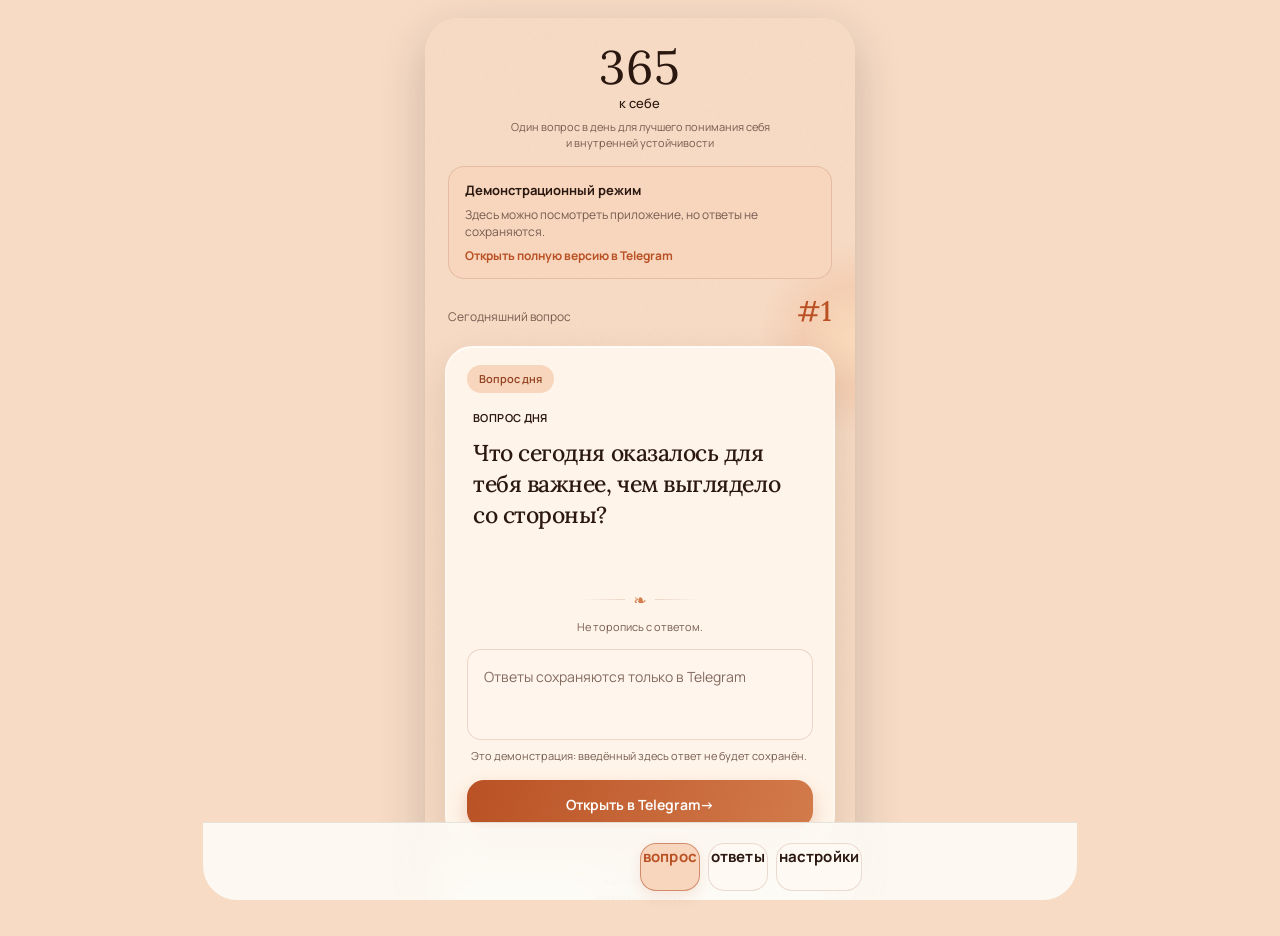
<file: 365/v22.html>
<!doctype html>
<html lang="ru">
  <head>
    <meta charset="utf-8" />
    <meta
      name="viewport"
      content="width=device-width,initial-scale=1,maximum-scale=1,viewport-fit=cover"
    />
    <meta name="theme-color" content="#f4f0e8" />
    <meta property="og:type" content="website" />
    <meta property="og:title" content="365: к себе" />
    <meta property="og:description" content="Один бережный вопрос в день" />
    <meta property="og:image" content="https://iensunny.github.io/365/og-card.png" />
    <meta name="twitter:card" content="summary_large_image" />
    <link rel="icon" href="favicon.svg" type="image/svg+xml" />
    <title>365: к себе</title>
    <meta
      name="description"
      content="Один вопрос в день для лучшего понимания себя и внутренней устойчивости"
    />
    <link rel="preconnect" href="https://fonts.googleapis.com" />
    <link rel="preconnect" href="https://fonts.gstatic.com" crossorigin />
    <link
      href="https://fonts.googleapis.com/css2?family=Lora:wght@400;500;600&family=Manrope:wght@400;500;600;700&display=swap"
      rel="stylesheet"
    />
    <link rel="stylesheet" href="style.css?v=12" />
    <link rel="stylesheet" href="v1.2.css?v=20" />
    <style>#question, #question .question-word { opacity: 1 !important; filter: none !important; animation: none !important; }</style>
    <script src="https://telegram.org/js/telegram-web-app.js"></script>
    <script>
      (() => {
        const hour = new Date().getHours();
        const theme = hour >= 5 && hour < 11 ? 'morning' : hour >= 11 && hour < 17 ? 'day' : hour >= 17 && hour < 22 ? 'evening' : 'night';
        document.documentElement.dataset.timeTheme = theme;
        const colors = { morning: '#fff4d8', day: '#edf4e9', evening: '#f7dbc5', night: '#091622' };
        document.querySelector('meta[name="theme-color"]').content = colors[theme];
      })();
    </script>
    <style>
      :root {
        --font-manrope: 'Manrope', system-ui, sans-serif;
        --font-lora: 'Lora', Georgia, serif;
        --app-height: 100%;
      }
      html,
      body {
        width: 100%;
        height: 100%;
        margin: 0;
        overflow: hidden;
        overscroll-behavior: none;
        font-family: var(--font-manrope);
        background: transparent;
      }
      body {
        position: fixed;
        inset: 0;
      }
      .app-shell {
        height: var(--app-height);
        max-height: var(--app-height);
        overflow-x: hidden;
        overflow-y: auto;
        -webkit-overflow-scrolling: touch;
        overscroll-behavior: contain;
      }
      html[data-time-theme='morning'], html[data-time-theme='morning'] body { background: #fff4d8 !important; }
      html[data-time-theme='morning'] .app-shell { --bg:#fff4d8; --ink:#282318; --muted:#746c59; --card:#fffaf0; --accent:#8a6b28; --accent-2:#b69648; --pill:#f5e8bd; --line:#917b4933; --surface:#fffaf0; color:#282318 !important; background:#fff4d8 !important; }
      html[data-time-theme='day'], html[data-time-theme='day'] body { background: #edf4e9 !important; }
      html[data-time-theme='day'] .app-shell { --bg:#edf4e9; --ink:#1e251a; --muted:#657060; --card:#fffdf7; --accent:#3e742c; --accent-2:#71904c; --pill:#e8ecdd; --line:#66765a33; --surface:#fff; color:#1e251a !important; background:#edf4e9 !important; }
      html[data-time-theme='evening'], html[data-time-theme='evening'] body { background: #f7dbc5 !important; }
      html[data-time-theme='evening'] .app-shell { --bg:#f7dbc5; --ink:#2a1810; --muted:#765c50; --card:#fff4e9; --accent:#b95124; --accent-2:#d37b4b; --pill:#f8d5bd; --line:#9d5b3d33; --surface:#fff9f3; color:#2a1810 !important; background:#f7dbc5 !important; }
      html[data-time-theme='night'], html[data-time-theme='night'] body { background: #091622 !important; }
      html[data-time-theme='night'] .app-shell { --bg:#091622; --ink:#f5f3eb; --muted:#bdc5c9; --card:#162736; --accent:#9ab875; --accent-2:#759460; --pill:#283b31; --line:#dbe8e233; --surface:#122433; color:#f5f3eb !important; background:#091622 !important; color-scheme:dark; }
      html[data-time-theme='night'] .question-card { background:#162736 !important; border-color:#b9d6df35 !important; }
      html[data-time-theme='night'] .bottom-nav { background:#0b1a27f5 !important; }
      html[data-time-theme='night'] .quick-actions button { background:#122433 !important; border-color:#c1d3de30 !important; }
      .topbar {
        grid-template-columns: 1fr !important;
        justify-items: center;
      }
      .topbar .brand {
        text-align: center;
      }
      .menu-button,
      .header-spacer {
        display: none !important;
      }
      .saved-state {
        padding: 18px 16px !important;
        gap: 12px !important;
      }
      .saved-state b {
        display: block;
        margin-bottom: 10px !important;
        font-size: 18px !important;
        line-height: 1.4 !important;
      }
      .saved-state strong {
        display: block;
        margin-bottom: 12px !important;
        color: var(--accent) !important;
        font-size: 15px !important;
        font-weight: 600 !important;
        line-height: 1.55 !important;
      }
      .saved-state span {
        display: block;
        font-size: 13px !important;
        line-height: 1.45 !important;
      }
      .bottom-nav.three {
        grid-template-columns: repeat(3, 1fr);
        height: calc(78px + env(safe-area-inset-bottom)) !important;
        padding-top: 10px !important;
      }
      .bottom-nav button {
        gap: 4px !important;
        font-size: 14px !important;
        font-weight: 700 !important;
        letter-spacing: 0.01em;
      }
      .bottom-nav button > span:first-child {
        display: none !important;
      }
      .bottom-nav button > span:last-child {
        font-size: 15px !important;
      }
      .postcard-preview {
        transition:
          background 0.35s ease,
          color 0.35s ease,
          border-color 0.35s ease;
      }
      .postcard-preview.theme-morning {
        background: linear-gradient(160deg, #fff8df, #edf2d8);
        color: #1e251a;
        border-color: rgba(84, 123, 53, 0.18);
      }
      .postcard-preview.theme-day {
        background: linear-gradient(160deg, #f3f4e9, #dfead7);
        color: #1e251a;
        border-color: rgba(63, 116, 47, 0.18);
      }
      .postcard-preview.theme-evening {
        background: linear-gradient(160deg, #fff0df, #efc3a5);
        color: #2a1810;
        border-color: rgba(166, 77, 40, 0.2);
      }
      .postcard-preview.theme-night {
        background: linear-gradient(160deg, #111f2c, #213649);
        color: #f5f1e8;
        border-color: rgba(168, 199, 138, 0.22);
      }
      .postcard-preview.theme-night small,
      .postcard-preview.theme-night em {
        color: #a8c78a;
      }
      .postcard-preview.theme-morning small,
      .postcard-preview.theme-day small {
        color: #547b35;
      }
      .postcard-preview.theme-evening small {
        color: #a64d28;
      }
      #answer-wrap {
        scroll-margin-bottom: 180px;
      }
      #submit {
        scroll-margin-bottom: 140px;
      }
    </style>
  </head>
  <body class="antialiased">
    <main id="app" class="app-shell theme-day">
      <div class="paper-grain" aria-hidden="true"></div>
      <div class="sun-glow" aria-hidden="true"></div>
      <div class="app-content">
        <header class="topbar">
          <div class="brand">
            <div class="brand-number">365</div>
            <div class="brand-name">к себе</div>
          </div>
        </header>
        <p class="promise">
          Один вопрос в день для лучшего понимания себя<br />и внутренней
          устойчивости
        </p>
        <aside id="demo-banner" class="demo-banner" hidden>
          <strong>Демонстрационный режим</strong>
          <span>Здесь можно посмотреть приложение, но ответы не сохраняются.</span>
          <a href="https://t.me/qqwestionsBot">Открыть полную версию в Telegram</a>
        </aside>

        <section id="home-view">
          <section class="question-position" aria-label="Номер вопроса">
            <span>Сегодняшний вопрос</span>
            <strong id="question-index">#1</strong>
          </section>
          <article class="question-card">
            <span id="number" class="day-pill">Вопрос дня</span>
            <p class="eyebrow">Вопрос дня</p>
            <h1 id="question"></h1>
            <div class="ornament" aria-hidden="true"><i></i><span>❧</span><i></i></div>
            <p id="slow-down" class="slow-down">Не торопись с ответом.</p>
            <label id="answer-wrap" class="answer-field">
              <span class="sr-only">Твой ответ</span>
              <textarea
                id="answer"
                placeholder="Напиши здесь..."
                rows="3"
              ></textarea>
            </label>
            <div id="saved" class="saved-state" hidden>
              <div>
                <b id="gratitude"></b>
                <strong id="reflection"></strong>
                <span>Ответ сохранён в истории · следующий вопрос завтра</span>
              </div>
            </div>
            <p id="save-status" class="save-status" role="status" aria-live="polite"></p>
            <button id="submit" class="answer-button" disabled>
              <span id="submit-label">Ответить</span><span>→</span>
            </button>
          </article>
          <div class="quick-actions">
            <button id="share" class="share-launch">
              <span
                >Поделиться<br /><small>создать открытку</small></span
              >
            </button>
          </div>
        </section>

        <section id="answers-view" class="answers-view" hidden>
          <div class="answers-heading">
            <p class="eyebrow">Твоя история</p>
            <h1>Мои ответы</h1>
            <span id="answers-count">0 сохранено</span>
          </div>
          <div id="answers-list" class="answers-list"></div>
          <div id="answers-empty" class="answers-empty" hidden>
            <h2>Здесь появятся твои ответы</h2>
            <p>Ответь на первый вопрос — и начнётся твоя личная история.</p>
            <button id="back-home" class="modal-primary">Перейти к вопросу</button>
          </div>
        </section>
      </div>

      <nav class="bottom-nav three" aria-label="Основная навигация">
        <button id="nav-home" class="active" aria-current="page"><span aria-hidden="true"></span><span>вопрос</span></button>
        <button id="nav-answers"><span aria-hidden="true"></span><span>ответы</span></button>
        <button id="nav-settings"><span aria-hidden="true"></span><span>настройки</span></button>
      </nav>

      <div id="settings-modal" class="modal-backdrop" hidden>
        <section class="modal-sheet" role="dialog" aria-modal="true" aria-labelledby="settings-title" tabindex="-1">
          <button class="modal-close close" aria-label="Закрыть">×</button>
          <span class="modal-icon" aria-hidden="true">◷</span>
          <h2 id="settings-title">Когда присылать вопрос?</h2>
          <p>Выбери удобное время. Часовой пояс определяется автоматически.</p>
          <label class="time-field"
            ><span>Время сообщения</span
            ><input id="notify-time" type="time" value="09:00"
          /></label>
          <div class="time-presets presets">
            <button type="button">08:00</button>
            <button type="button">13:00</button>
            <button type="button">20:00</button>
          </div>
          <button id="save-time" class="modal-primary">Сохранить время</button>
          <div class="data-settings">
            <h3>Твои данные</h3>
            <p>Ответы хранятся в базе приложения после проверки Telegram-профиля. Черновик и резервная история также сохраняются на устройстве и в Telegram Cloud Storage. Эти данные не публикуются.</p>
            <button id="export-data" class="secondary-button">Экспортировать ответы</button>
            <button id="delete-data" class="danger-button">Удалить все личные данные</button>
          </div>
        </section>
      </div>

      <div id="share-modal" class="modal-backdrop" hidden>
        <section class="modal-sheet share-sheet" role="dialog" aria-modal="true" aria-labelledby="share-title" tabindex="-1">
          <button class="modal-close close" aria-label="Закрыть">×</button>
          <div id="postcard-preview" class="postcard-preview theme-day">
            <strong>365</strong><span>к себе</span><small id="postcard-label">Вопрос дня</small>
            <p id="postcard-question"></p>
            <em id="postcard-meta">365: к себе · #1</em>
          </div>
          <h2 id="share-title">Что поместить на открытку?</h2>
          <div class="share-choices" role="group" aria-label="Содержание открытки">
            <button type="button" data-share-kind="question" class="active">Вопрос</button>
            <button type="button" data-share-kind="thought">Мысль</button>
            <button type="button" data-share-kind="custom">Свой текст</button>
          </div>
          <label id="custom-share-wrap" class="edit-field" hidden><span>Текст открытки</span><textarea id="custom-share-text" rows="3" maxlength="500" placeholder="Напиши свой текст..."></textarea></label>
          <p>Личный ответ не добавляется автоматически. Сначала проверь открытку выше.</p>
          <button id="make-card" class="modal-primary">Поделиться открыткой</button>
        </section>
      </div>

      <div id="edit-modal" class="modal-backdrop" hidden>
        <section class="modal-sheet" role="dialog" aria-modal="true" aria-labelledby="edit-title" tabindex="-1">
          <button class="modal-close close" aria-label="Закрыть">×</button>
          <h2 id="edit-title">Редактировать ответ</h2>
          <label class="edit-field"><span>Твой ответ</span><textarea id="edit-answer" rows="6"></textarea></label>
          <p id="edit-status" class="save-status" role="status" aria-live="polite"></p>
          <button id="save-edit" class="modal-primary">Сохранить изменения</button>
        </section>
      </div>

      <div id="confirm-modal" class="modal-backdrop" hidden>
        <section class="modal-sheet" role="alertdialog" aria-modal="true" aria-labelledby="confirm-title" aria-describedby="confirm-copy" tabindex="-1">
          <h2 id="confirm-title">Подтвердить действие</h2>
          <p id="confirm-copy"></p>
          <div class="confirm-actions">
            <button id="confirm-cancel" class="secondary-button">Отмена</button>
            <button id="confirm-action" class="danger-button">Удалить</button>
          </div>
        </section>
      </div>

      <div id="toast" class="toast" hidden role="status"></div>
    </main>
    <script type="module" src="app-v22-stable.js?v=2"></script>
  </body>
</html>
</file>
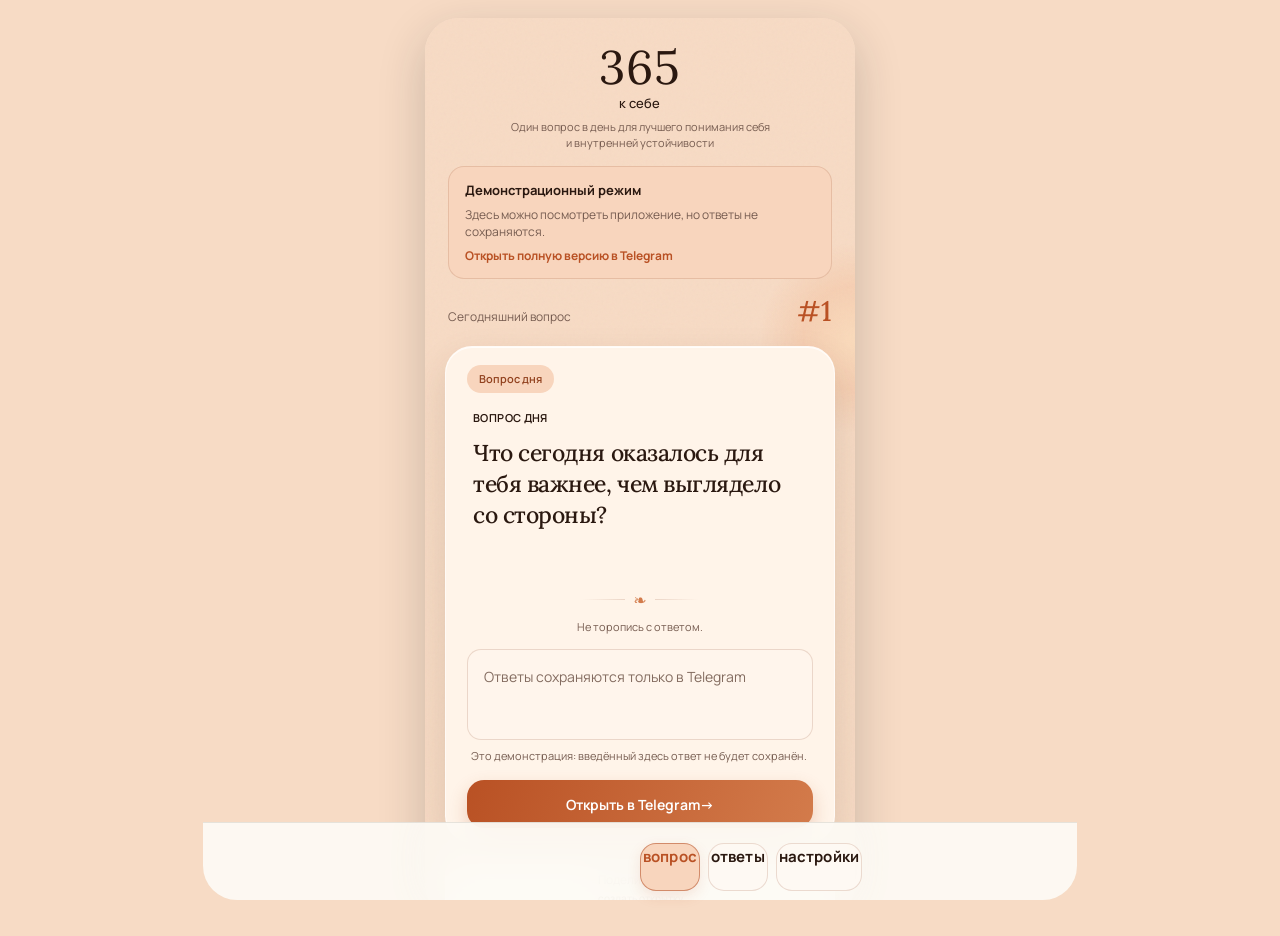
<file: 365/v23.html>
<!doctype html>
<html lang="ru">
  <head>
    <meta charset="utf-8" />
    <meta
      name="viewport"
      content="width=device-width,initial-scale=1,maximum-scale=1,viewport-fit=cover"
    />
    <meta name="theme-color" content="#f4f0e8" />
    <meta property="og:type" content="website" />
    <meta property="og:title" content="365: к себе" />
    <meta property="og:description" content="Один бережный вопрос в день" />
    <meta property="og:image" content="https://iensunny.github.io/365/og-card.png" />
    <meta name="twitter:card" content="summary_large_image" />
    <link rel="icon" href="favicon.svg" type="image/svg+xml" />
    <title>365: к себе</title>
    <meta
      name="description"
      content="Один вопрос в день для лучшего понимания себя и внутренней устойчивости"
    />
    <link rel="preconnect" href="https://fonts.googleapis.com" />
    <link rel="preconnect" href="https://fonts.gstatic.com" crossorigin />
    <link
      href="https://fonts.googleapis.com/css2?family=Lora:wght@400;500;600&family=Manrope:wght@400;500;600;700&display=swap"
      rel="stylesheet"
    />
    <link rel="stylesheet" href="style.css?v=12" />
    <link rel="stylesheet" href="v1.2.css?v=23" />
    <script src="https://telegram.org/js/telegram-web-app.js"></script>
    <script>
      (() => {
        const hour = new Date().getHours();
        const theme = hour >= 5 && hour < 11 ? 'morning' : hour >= 11 && hour < 17 ? 'day' : hour >= 17 && hour < 22 ? 'evening' : 'night';
        document.documentElement.dataset.timeTheme = theme;
        const colors = { morning: '#fff4d8', day: '#edf4e9', evening: '#f7dbc5', night: '#091622' };
        document.querySelector('meta[name="theme-color"]').content = colors[theme];
      })();
    </script>
    <style>
      :root {
        --font-manrope: 'Manrope', system-ui, sans-serif;
        --font-lora: 'Lora', Georgia, serif;
        --app-height: 100%;
      }
      html,
      body {
        width: 100%;
        height: 100%;
        margin: 0;
        overflow: hidden;
        overscroll-behavior: none;
        font-family: var(--font-manrope);
        background: transparent;
      }
      body {
        position: fixed;
        inset: 0;
      }
      .app-shell {
        height: var(--app-height);
        max-height: var(--app-height);
        overflow-x: hidden;
        overflow-y: auto;
        -webkit-overflow-scrolling: touch;
        overscroll-behavior: contain;
      }
      html[data-time-theme='morning'], html[data-time-theme='morning'] body { background: #fff4d8 !important; }
      html[data-time-theme='morning'] .app-shell { --bg:#fff4d8; --ink:#282318; --muted:#746c59; --card:#fffaf0; --accent:#8a6b28; --accent-2:#b69648; --pill:#f5e8bd; --line:#917b4933; --surface:#fffaf0; color:#282318 !important; background:#fff4d8 !important; }
      html[data-time-theme='day'], html[data-time-theme='day'] body { background: #edf4e9 !important; }
      html[data-time-theme='day'] .app-shell { --bg:#edf4e9; --ink:#1e251a; --muted:#657060; --card:#fffdf7; --accent:#3e742c; --accent-2:#71904c; --pill:#e8ecdd; --line:#66765a33; --surface:#fff; color:#1e251a !important; background:#edf4e9 !important; }
      html[data-time-theme='evening'], html[data-time-theme='evening'] body { background: #f7dbc5 !important; }
      html[data-time-theme='evening'] .app-shell { --bg:#f7dbc5; --ink:#2a1810; --muted:#765c50; --card:#fff4e9; --accent:#b95124; --accent-2:#d37b4b; --pill:#f8d5bd; --line:#9d5b3d33; --surface:#fff9f3; color:#2a1810 !important; background:#f7dbc5 !important; }
      html[data-time-theme='night'], html[data-time-theme='night'] body { background: #091622 !important; }
      html[data-time-theme='night'] .app-shell { --bg:#091622; --ink:#f5f3eb; --muted:#bdc5c9; --card:#162736; --accent:#9ab875; --accent-2:#759460; --pill:#283b31; --line:#dbe8e233; --surface:#122433; color:#f5f3eb !important; background:#091622 !important; color-scheme:dark; }
      html[data-time-theme='night'] .question-card { background:#162736 !important; border-color:#b9d6df35 !important; }
      html[data-time-theme='night'] .bottom-nav { background:#0b1a27f5 !important; }
      html[data-time-theme='night'] .quick-actions button { background:#122433 !important; border-color:#c1d3de30 !important; }
      .topbar {
        grid-template-columns: 1fr !important;
        justify-items: center;
      }
      .topbar .brand {
        text-align: center;
      }
      .menu-button,
      .header-spacer {
        display: none !important;
      }
      .saved-state {
        padding: 18px 16px !important;
        gap: 12px !important;
      }
      .saved-state b {
        display: block;
        margin-bottom: 10px !important;
        font-size: 18px !important;
        line-height: 1.4 !important;
      }
      .saved-state strong {
        display: block;
        margin-bottom: 12px !important;
        color: var(--accent) !important;
        font-size: 15px !important;
        font-weight: 600 !important;
        line-height: 1.55 !important;
      }
      .saved-state span {
        display: block;
        font-size: 13px !important;
        line-height: 1.45 !important;
      }
      .bottom-nav.three {
        grid-template-columns: repeat(3, 1fr);
        height: calc(78px + env(safe-area-inset-bottom)) !important;
        padding-top: 10px !important;
      }
      .bottom-nav button {
        gap: 4px !important;
        font-size: 14px !important;
        font-weight: 700 !important;
        letter-spacing: 0.01em;
      }
      .bottom-nav button > span:first-child {
        display: none !important;
      }
      .bottom-nav button > span:last-child {
        font-size: 15px !important;
      }
      .postcard-preview {
        transition:
          background 0.35s ease,
          color 0.35s ease,
          border-color 0.35s ease;
      }
      .postcard-preview.theme-morning {
        background: linear-gradient(160deg, #fff8df, #edf2d8);
        color: #1e251a;
        border-color: rgba(84, 123, 53, 0.18);
      }
      .postcard-preview.theme-day {
        background: linear-gradient(160deg, #f3f4e9, #dfead7);
        color: #1e251a;
        border-color: rgba(63, 116, 47, 0.18);
      }
      .postcard-preview.theme-evening {
        background: linear-gradient(160deg, #fff0df, #efc3a5);
        color: #2a1810;
        border-color: rgba(166, 77, 40, 0.2);
      }
      .postcard-preview.theme-night {
        background: linear-gradient(160deg, #111f2c, #213649);
        color: #f5f1e8;
        border-color: rgba(168, 199, 138, 0.22);
      }
      .postcard-preview.theme-night small,
      .postcard-preview.theme-night em {
        color: #a8c78a;
      }
      .postcard-preview.theme-morning small,
      .postcard-preview.theme-day small {
        color: #547b35;
      }
      .postcard-preview.theme-evening small {
        color: #a64d28;
      }
      #answer-wrap {
        scroll-margin-bottom: 180px;
      }
      #submit {
        scroll-margin-bottom: 140px;
      }
    </style>
  </head>
  <body class="antialiased">
    <main id="app" class="app-shell theme-day">
      <div class="paper-grain" aria-hidden="true"></div>
      <div class="sun-glow" aria-hidden="true"></div>
      <div class="app-content">
        <header class="topbar">
          <div class="brand">
            <div class="brand-number">365</div>
            <div class="brand-name">к себе</div>
          </div>
        </header>
        <p class="promise">
          Один вопрос в день для лучшего понимания себя<br />и внутренней
          устойчивости
        </p>
        <aside id="demo-banner" class="demo-banner" hidden>
          <strong>Демонстрационный режим</strong>
          <span>Здесь можно посмотреть приложение, но ответы не сохраняются.</span>
          <a href="https://t.me/qqwestionsBot">Открыть полную версию в Telegram</a>
        </aside>

        <section id="home-view">
          <section class="question-position" aria-label="Номер вопроса">
            <span>Сегодняшний вопрос</span>
            <strong id="question-index">#1</strong>
          </section>
          <article class="question-card">
            <span id="number" class="day-pill">Вопрос дня</span>
            <p class="eyebrow">Вопрос дня</p>
            <h1 id="question"></h1>
            <div class="ornament" aria-hidden="true"><i></i><span>❧</span><i></i></div>
            <p id="slow-down" class="slow-down">Не торопись с ответом.</p>
            <label id="answer-wrap" class="answer-field">
              <span class="sr-only">Твой ответ</span>
              <textarea
                id="answer"
                placeholder="Напиши здесь..."
                rows="3"
              ></textarea>
            </label>
            <div id="saved" class="saved-state" hidden>
              <div>
                <b id="gratitude"></b>
                <strong id="reflection"></strong>
                <span>Ответ сохранён в истории · следующий вопрос завтра</span>
              </div>
            </div>
            <p id="save-status" class="save-status" role="status" aria-live="polite"></p>
            <button id="submit" class="answer-button" disabled>
              <span id="submit-label">Ответить</span><span>→</span>
            </button>
          </article>
          <div class="quick-actions">
            <button id="share" class="share-launch">
              <span
                >Поделиться<br /><small>создать открытку</small></span
              >
            </button>
          </div>
        </section>

        <section id="answers-view" class="answers-view" hidden>
          <div class="answers-heading">
            <p class="eyebrow">Твоя история</p>
            <h1>Мои ответы</h1>
            <span id="answers-count">0 сохранено</span>
          </div>
          <div id="answers-list" class="answers-list"></div>
          <div id="answers-empty" class="answers-empty" hidden>
            <h2>Здесь появятся твои ответы</h2>
            <p>Ответь на первый вопрос — и начнётся твоя личная история.</p>
            <button id="back-home" class="modal-primary">Перейти к вопросу</button>
          </div>
        </section>
      </div>

      <nav class="bottom-nav three" aria-label="Основная навигация">
        <button id="nav-home" class="active" aria-current="page"><span aria-hidden="true"></span><span>вопрос</span></button>
        <button id="nav-answers"><span aria-hidden="true"></span><span>ответы</span></button>
        <button id="nav-settings"><span aria-hidden="true"></span><span>настройки</span></button>
      </nav>

      <div id="settings-modal" class="modal-backdrop" hidden>
        <section class="modal-sheet" role="dialog" aria-modal="true" aria-labelledby="settings-title" tabindex="-1">
          <button class="modal-close close" aria-label="Закрыть">×</button>
          <span class="modal-icon" aria-hidden="true">◷</span>
          <h2 id="settings-title">Когда присылать вопрос?</h2>
          <p>Выбери удобное время. Часовой пояс определяется автоматически.</p>
          <label class="time-field"
            ><span>Время сообщения</span
            ><input id="notify-time" type="time" value="09:00"
          /></label>
          <div class="time-presets presets">
            <button type="button">08:00</button>
            <button type="button">13:00</button>
            <button type="button">20:00</button>
          </div>
          <button id="save-time" class="modal-primary">Сохранить время</button>
          <div class="data-settings">
            <h3>Твои данные</h3>
            <p>Ответы хранятся в базе приложения после проверки Telegram-профиля. Черновик и резервная история также сохраняются на устройстве и в Telegram Cloud Storage. Эти данные не публикуются.</p>
            <button id="export-data" class="secondary-button">Экспортировать ответы</button>
            <button id="delete-data" class="danger-button">Удалить все личные данные</button>
          </div>
        </section>
      </div>

      <div id="share-modal" class="modal-backdrop" hidden>
        <section class="modal-sheet share-sheet" role="dialog" aria-modal="true" aria-labelledby="share-title" tabindex="-1">
          <button class="modal-close close" aria-label="Закрыть">×</button>
          <div id="postcard-preview" class="postcard-preview theme-day">
            <strong>365</strong><span>к себе</span><small id="postcard-label">Вопрос дня</small>
            <p id="postcard-question"></p>
            <em id="postcard-meta">365: к себе · #1</em>
          </div>
          <h2 id="share-title">Что поместить на открытку?</h2>
          <div class="share-choices" role="group" aria-label="Содержание открытки">
            <button type="button" data-share-kind="question" class="active">Вопрос</button>
            <button type="button" data-share-kind="thought">Мысль</button>
            <button type="button" data-share-kind="custom">Свой текст</button>
          </div>
          <label id="custom-share-wrap" class="edit-field" hidden><span>Текст открытки</span><textarea id="custom-share-text" rows="3" maxlength="500" placeholder="Напиши свой текст..."></textarea></label>
          <p>Личный ответ не добавляется автоматически. Сначала проверь открытку выше.</p>
          <p id="share-status" class="save-status" role="status" aria-live="polite"></p>
          <div class="share-actions">
            <button id="story-card" class="modal-primary">Добавить в историю</button>
            <button id="make-card" class="secondary-button">Отправить открытку</button>
          </div>
        </section>
      </div>

      <div id="edit-modal" class="modal-backdrop" hidden>
        <section class="modal-sheet" role="dialog" aria-modal="true" aria-labelledby="edit-title" tabindex="-1">
          <button class="modal-close close" aria-label="Закрыть">×</button>
          <h2 id="edit-title">Редактировать ответ</h2>
          <label class="edit-field"><span>Твой ответ</span><textarea id="edit-answer" rows="6"></textarea></label>
          <p id="edit-status" class="save-status" role="status" aria-live="polite"></p>
          <button id="save-edit" class="modal-primary">Сохранить изменения</button>
        </section>
      </div>

      <div id="confirm-modal" class="modal-backdrop" hidden>
        <section class="modal-sheet" role="alertdialog" aria-modal="true" aria-labelledby="confirm-title" aria-describedby="confirm-copy" tabindex="-1">
          <h2 id="confirm-title">Подтвердить действие</h2>
          <p id="confirm-copy"></p>
          <div class="confirm-actions">
            <button id="confirm-cancel" class="secondary-button">Отмена</button>
            <button id="confirm-action" class="danger-button">Удалить</button>
          </div>
        </section>
      </div>

      <div id="toast" class="toast" hidden role="status"></div>
    </main>
    <script type="module" src="app-v1.2.js?v=23"></script>
  </body>
</html>
</file>
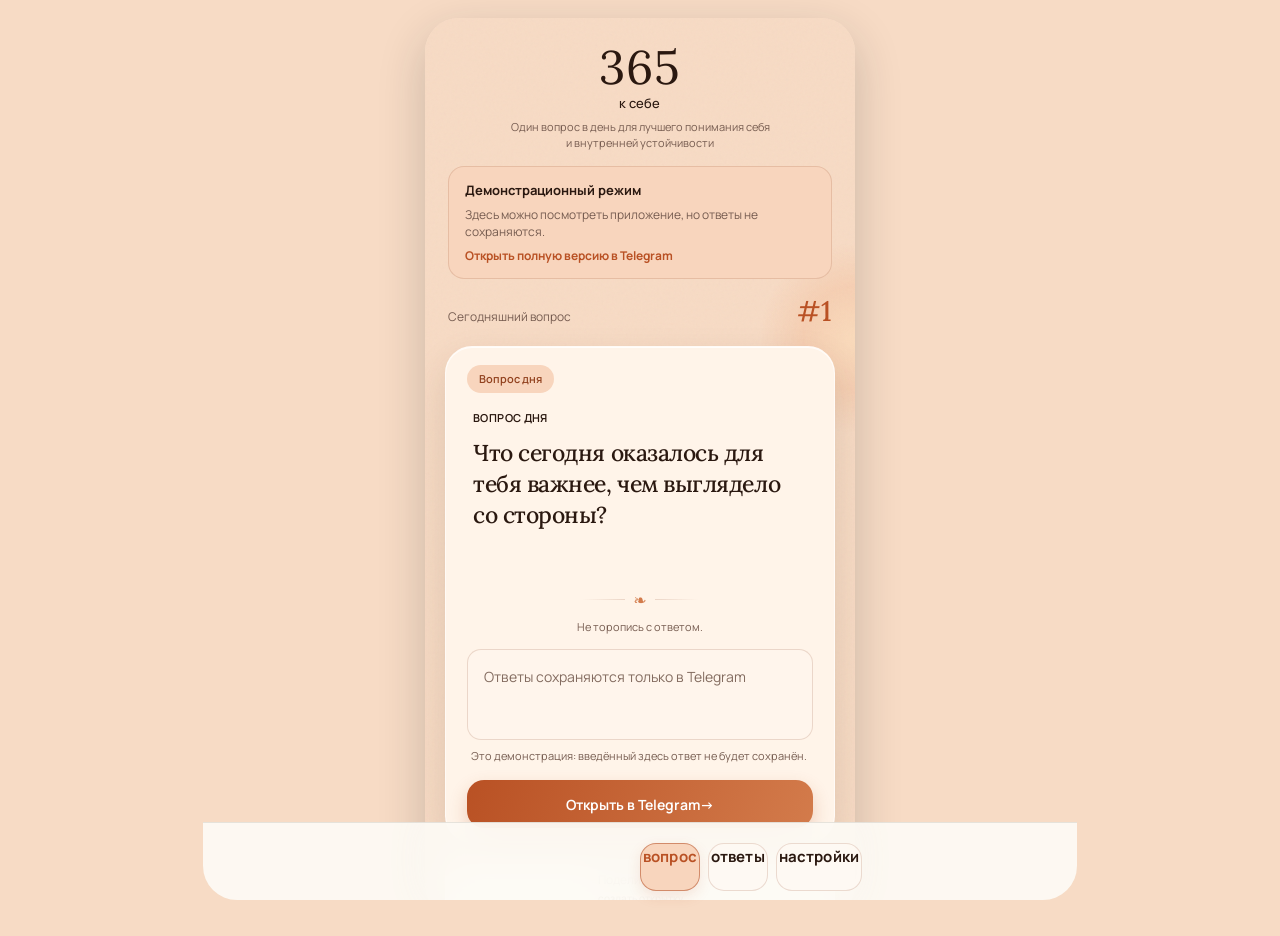
<file: 365/v24-test.html>
<!doctype html>
<html lang="ru">
  <head>
    <meta charset="utf-8" />
    <meta
      name="viewport"
      content="width=device-width,initial-scale=1,maximum-scale=1,viewport-fit=cover"
    />
    <meta name="theme-color" content="#f4f0e8" />
    <meta property="og:type" content="website" />
    <meta property="og:title" content="365: к себе" />
    <meta property="og:description" content="Один бережный вопрос в день" />
    <meta property="og:image" content="https://iensunny.github.io/365/og-card.png" />
    <meta name="twitter:card" content="summary_large_image" />
    <link rel="icon" href="favicon.svg" type="image/svg+xml" />
    <title>365: к себе</title>
    <meta
      name="description"
      content="Один вопрос в день для лучшего понимания себя и внутренней устойчивости"
    />
    <link rel="preconnect" href="https://fonts.googleapis.com" />
    <link rel="preconnect" href="https://fonts.gstatic.com" crossorigin />
    <link
      href="https://fonts.googleapis.com/css2?family=Lora:wght@400;500;600&family=Manrope:wght@400;500;600;700&display=swap"
      rel="stylesheet"
    />
    <link rel="stylesheet" href="style.css?v=12" />
    <link rel="stylesheet" href="v1.2.css?v=23" />
    <script src="https://telegram.org/js/telegram-web-app.js"></script>
    <script>
      (() => {
        const hour = new Date().getHours();
        const theme = hour >= 5 && hour < 11 ? 'morning' : hour >= 11 && hour < 17 ? 'day' : hour >= 17 && hour < 22 ? 'evening' : 'night';
        document.documentElement.dataset.timeTheme = theme;
        const colors = { morning: '#fff4d8', day: '#edf4e9', evening: '#f7dbc5', night: '#091622' };
        document.querySelector('meta[name="theme-color"]').content = colors[theme];
      })();
    </script>
    <style>
      :root {
        --font-manrope: 'Manrope', system-ui, sans-serif;
        --font-lora: 'Lora', Georgia, serif;
        --app-height: 100%;
      }
      html,
      body {
        width: 100%;
        height: 100%;
        margin: 0;
        overflow: hidden;
        overscroll-behavior: none;
        font-family: var(--font-manrope);
        background: transparent;
      }
      body {
        position: fixed;
        inset: 0;
      }
      .app-shell {
        height: var(--app-height);
        max-height: var(--app-height);
        overflow-x: hidden;
        overflow-y: auto;
        -webkit-overflow-scrolling: touch;
        overscroll-behavior: contain;
      }
      html[data-time-theme='morning'], html[data-time-theme='morning'] body { background: #fff4d8 !important; }
      html[data-time-theme='morning'] .app-shell { --bg:#fff4d8; --ink:#282318; --muted:#746c59; --card:#fffaf0; --accent:#8a6b28; --accent-2:#b69648; --pill:#f5e8bd; --line:#917b4933; --surface:#fffaf0; color:#282318 !important; background:#fff4d8 !important; }
      html[data-time-theme='day'], html[data-time-theme='day'] body { background: #edf4e9 !important; }
      html[data-time-theme='day'] .app-shell { --bg:#edf4e9; --ink:#1e251a; --muted:#657060; --card:#fffdf7; --accent:#3e742c; --accent-2:#71904c; --pill:#e8ecdd; --line:#66765a33; --surface:#fff; color:#1e251a !important; background:#edf4e9 !important; }
      html[data-time-theme='evening'], html[data-time-theme='evening'] body { background: #f7dbc5 !important; }
      html[data-time-theme='evening'] .app-shell { --bg:#f7dbc5; --ink:#2a1810; --muted:#765c50; --card:#fff4e9; --accent:#b95124; --accent-2:#d37b4b; --pill:#f8d5bd; --line:#9d5b3d33; --surface:#fff9f3; color:#2a1810 !important; background:#f7dbc5 !important; }
      html[data-time-theme='night'], html[data-time-theme='night'] body { background: #091622 !important; }
      html[data-time-theme='night'] .app-shell { --bg:#091622; --ink:#f5f3eb; --muted:#bdc5c9; --card:#162736; --accent:#9ab875; --accent-2:#759460; --pill:#283b31; --line:#dbe8e233; --surface:#122433; color:#f5f3eb !important; background:#091622 !important; color-scheme:dark; }
      html[data-time-theme='night'] .question-card { background:#162736 !important; border-color:#b9d6df35 !important; }
      html[data-time-theme='night'] .bottom-nav { background:#0b1a27f5 !important; }
      html[data-time-theme='night'] .quick-actions button { background:#122433 !important; border-color:#c1d3de30 !important; }
      .topbar {
        grid-template-columns: 1fr !important;
        justify-items: center;
      }
      .topbar .brand {
        text-align: center;
      }
      .menu-button,
      .header-spacer {
        display: none !important;
      }
      .saved-state {
        padding: 18px 16px !important;
        gap: 12px !important;
      }
      .saved-state b {
        display: block;
        margin-bottom: 10px !important;
        font-size: 18px !important;
        line-height: 1.4 !important;
      }
      .saved-state strong {
        display: block;
        margin-bottom: 12px !important;
        color: var(--accent) !important;
        font-size: 15px !important;
        font-weight: 600 !important;
        line-height: 1.55 !important;
      }
      .saved-state span {
        display: block;
        font-size: 13px !important;
        line-height: 1.45 !important;
      }
      .bottom-nav.three {
        grid-template-columns: repeat(3, 1fr);
        height: calc(78px + env(safe-area-inset-bottom)) !important;
        padding-top: 10px !important;
      }
      .bottom-nav button {
        gap: 4px !important;
        font-size: 14px !important;
        font-weight: 700 !important;
        letter-spacing: 0.01em;
      }
      .bottom-nav button > span:first-child {
        display: none !important;
      }
      .bottom-nav button > span:last-child {
        font-size: 15px !important;
      }
      .postcard-preview {
        transition:
          background 0.35s ease,
          color 0.35s ease,
          border-color 0.35s ease;
      }
      .postcard-preview.theme-morning {
        background: linear-gradient(160deg, #fff8df, #edf2d8);
        color: #1e251a;
        border-color: rgba(84, 123, 53, 0.18);
      }
      .postcard-preview.theme-day {
        background: linear-gradient(160deg, #f3f4e9, #dfead7);
        color: #1e251a;
        border-color: rgba(63, 116, 47, 0.18);
      }
      .postcard-preview.theme-evening {
        background: linear-gradient(160deg, #fff0df, #efc3a5);
        color: #2a1810;
        border-color: rgba(166, 77, 40, 0.2);
      }
      .postcard-preview.theme-night {
        background: linear-gradient(160deg, #111f2c, #213649);
        color: #f5f1e8;
        border-color: rgba(168, 199, 138, 0.22);
      }
      .postcard-preview.theme-night small,
      .postcard-preview.theme-night em {
        color: #a8c78a;
      }
      .postcard-preview.theme-morning small,
      .postcard-preview.theme-day small {
        color: #547b35;
      }
      .postcard-preview.theme-evening small {
        color: #a64d28;
      }
      #answer-wrap {
        scroll-margin-bottom: 180px;
      }
      #submit {
        scroll-margin-bottom: 140px;
      }
    </style>
  </head>
  <body class="antialiased">
    <main id="app" class="app-shell theme-day">
      <div class="paper-grain" aria-hidden="true"></div>
      <div class="sun-glow" aria-hidden="true"></div>
      <div class="app-content">
        <header class="topbar">
          <div class="brand">
            <div class="brand-number">365</div>
            <div class="brand-name">к себе</div>
          </div>
        </header>
        <p class="promise">
          Один вопрос в день для лучшего понимания себя<br />и внутренней
          устойчивости
        </p>
        <aside id="demo-banner" class="demo-banner" hidden>
          <strong>Демонстрационный режим</strong>
          <span>Здесь можно посмотреть приложение, но ответы не сохраняются.</span>
          <a href="https://t.me/qqwestionsBot">Открыть полную версию в Telegram</a>
        </aside>

        <section id="home-view">
          <section class="question-position" aria-label="Номер вопроса">
            <span>Сегодняшний вопрос</span>
            <strong id="question-index">#1</strong>
          </section>
          <article class="question-card">
            <span id="number" class="day-pill">Вопрос дня</span>
            <p class="eyebrow">Вопрос дня</p>
            <h1 id="question"></h1>
            <div class="ornament" aria-hidden="true"><i></i><span>❧</span><i></i></div>
            <p id="slow-down" class="slow-down">Не торопись с ответом.</p>
            <label id="answer-wrap" class="answer-field">
              <span class="sr-only">Твой ответ</span>
              <textarea
                id="answer"
                placeholder="Напиши здесь..."
                rows="3"
              ></textarea>
            </label>
            <div id="saved" class="saved-state" hidden>
              <div>
                <b id="gratitude"></b>
                <strong id="reflection"></strong>
                <span>Ответ сохранён в истории · следующий вопрос завтра</span>
              </div>
            </div>
            <p id="save-status" class="save-status" role="status" aria-live="polite"></p>
            <button id="submit" class="answer-button" disabled>
              <span id="submit-label">Ответить</span><span>→</span>
            </button>
          </article>
          <div class="quick-actions">
            <button id="share" class="share-launch">
              <span
                >Поделиться<br /><small>создать открытку</small></span
              >
            </button>
          </div>
        </section>

        <section id="answers-view" class="answers-view" hidden>
          <div class="answers-heading">
            <p class="eyebrow">Твоя история</p>
            <h1>Мои ответы</h1>
            <span id="answers-count">0 сохранено</span>
          </div>
          <div id="answers-list" class="answers-list"></div>
          <div id="answers-empty" class="answers-empty" hidden>
            <h2>Здесь появятся твои ответы</h2>
            <p>Ответь на первый вопрос — и начнётся твоя личная история.</p>
            <button id="back-home" class="modal-primary">Перейти к вопросу</button>
          </div>
        </section>
      </div>

      <nav class="bottom-nav three" aria-label="Основная навигация">
        <button id="nav-home" class="active" aria-current="page"><span aria-hidden="true"></span><span>вопрос</span></button>
        <button id="nav-answers"><span aria-hidden="true"></span><span>ответы</span></button>
        <button id="nav-settings"><span aria-hidden="true"></span><span>настройки</span></button>
      </nav>

      <div id="settings-modal" class="modal-backdrop" hidden>
        <section class="modal-sheet" role="dialog" aria-modal="true" aria-labelledby="settings-title" tabindex="-1">
          <button class="modal-close close" aria-label="Закрыть">×</button>
          <span class="modal-icon" aria-hidden="true">◷</span>
          <h2 id="settings-title">Когда присылать вопрос?</h2>
          <p>Выбери удобное время. Часовой пояс определяется автоматически.</p>
          <label class="time-field"
            ><span>Время сообщения</span
            ><input id="notify-time" type="time" value="09:00"
          /></label>
          <div class="time-presets presets">
            <button type="button">08:00</button>
            <button type="button">13:00</button>
            <button type="button">20:00</button>
          </div>
          <button id="save-time" class="modal-primary">Сохранить время</button>
          <div class="data-settings">
            <h3>Твои данные</h3>
            <p>Ответы хранятся в базе приложения после проверки Telegram-профиля. Черновик и резервная история также сохраняются на устройстве и в Telegram Cloud Storage. Эти данные не публикуются.</p>
            <button id="export-data" class="secondary-button">Экспортировать ответы</button>
            <button id="delete-data" class="danger-button">Удалить все личные данные</button>
          </div>
        </section>
      </div>

      <div id="share-modal" class="modal-backdrop" hidden>
        <section class="modal-sheet share-sheet" role="dialog" aria-modal="true" aria-labelledby="share-title" tabindex="-1">
          <button class="modal-close close" aria-label="Закрыть">×</button>
          <div id="postcard-preview" class="postcard-preview theme-day">
            <strong>365</strong><span>к себе</span><small id="postcard-label">Вопрос дня</small>
            <p id="postcard-question"></p>
            <em id="postcard-meta">365: к себе · #1</em>
          </div>
          <h2 id="share-title">Что поместить на открытку?</h2>
          <div class="share-choices" role="group" aria-label="Содержание открытки">
            <button type="button" data-share-kind="question" class="active">Вопрос</button>
            <button type="button" data-share-kind="thought">Мысль</button>
            <button type="button" data-share-kind="custom">Свой текст</button>
          </div>
          <label id="custom-share-wrap" class="edit-field" hidden><span>Текст открытки</span><textarea id="custom-share-text" rows="3" maxlength="500" placeholder="Напиши свой текст..."></textarea></label>
          <p>Личный ответ не добавляется автоматически. Сначала проверь открытку выше.</p>
          <p id="share-status" class="save-status" role="status" aria-live="polite"></p>
          <div class="share-actions">
            <button id="story-card" class="modal-primary">Добавить в историю</button>
            <button id="make-card" class="secondary-button">Отправить открытку</button>
          </div>
        </section>
      </div>

      <div id="edit-modal" class="modal-backdrop" hidden>
        <section class="modal-sheet" role="dialog" aria-modal="true" aria-labelledby="edit-title" tabindex="-1">
          <button class="modal-close close" aria-label="Закрыть">×</button>
          <h2 id="edit-title">Редактировать ответ</h2>
          <label class="edit-field"><span>Твой ответ</span><textarea id="edit-answer" rows="6"></textarea></label>
          <p id="edit-status" class="save-status" role="status" aria-live="polite"></p>
          <button id="save-edit" class="modal-primary">Сохранить изменения</button>
        </section>
      </div>

      <div id="confirm-modal" class="modal-backdrop" hidden>
        <section class="modal-sheet" role="alertdialog" aria-modal="true" aria-labelledby="confirm-title" aria-describedby="confirm-copy" tabindex="-1">
          <h2 id="confirm-title">Подтвердить действие</h2>
          <p id="confirm-copy"></p>
          <div class="confirm-actions">
            <button id="confirm-cancel" class="secondary-button">Отмена</button>
            <button id="confirm-action" class="danger-button">Удалить</button>
          </div>
        </section>
      </div>

      <div id="toast" class="toast" hidden role="status"></div>
    </main>
    <script type="module" src="app-v24-test.js?v=1"></script>
  </body>
</html>
</file>
<file: style.css>
body {
  font-family: Georgia;
  font-size: 16px;
  margin: 0 auto;   /* center content */
  max-width: 800px; /* limit width */
  line-height: 1.5;
  padding-top: 32px;
  padding-bottom: 32px;
}

p {margin:12px
}

h3,h2,h1 {font-weight: 400
}
h1 {font-size: 36px;margin: 0px;
}
h2 {font-size: 32px;border-bottom: 1px;border-bottom-color: gray; margin: 8px;
}
h3 {font-size: 20px;margin: 0px;}
#header {margin: 32px;text-align: center; }
#footer{margin-top: 64px;text-align: center;}
</file>
<file: 365/v1.2.css>
.demo-banner { background: var(--pill); border: 1px solid var(--line); border-radius: 16px; margin: 0 3px 18px; padding: 14px 16px; display: grid; gap: 6px; font-size: 12px; line-height: 1.45; }
.demo-banner[hidden] { display: none; }
.demo-banner strong { font-size: 13px; }
.demo-banner span { color: var(--muted); }
.demo-banner a { color: var(--accent); font-weight: 700; text-underline-offset: 3px; }
.save-status { min-height: 20px; margin: 8px 4px 0; color: var(--muted); font-size: 11px; line-height: 1.4; }
.save-status.error { color: #a33b2e; }
.save-status.success { color: var(--accent); }
.question-card h1 { animation: none; }
.question-word { display: inline; opacity: 0; filter: blur(3px); animation: word-reveal .62s cubic-bezier(.22, 1, .36, 1) var(--word-delay) forwards; }
@keyframes word-reveal { to { opacity: 1; filter: blur(0); } }
body.keyboard-open .bottom-nav { display: none; }
body.keyboard-open .app-content { padding-bottom: 28px; }
body.keyboard-open .question-card { padding-bottom: 18px; }
body.keyboard-open .question-card h1 { min-height: auto; margin-bottom: 14px; }
body.keyboard-open .quick-actions { display: none; }
#answer { scroll-margin-block: 24px; }
.secondary-button, .danger-button { min-height: 44px; width: 100%; border-radius: 14px; padding: 10px 14px; font-weight: 700; cursor: pointer; }
.secondary-button { border: 1px solid var(--line); background: var(--surface); color: var(--ink); }
.share-actions { display: grid; gap: 9px; }
.share-actions .secondary-button { min-height: 50px; }
.danger-button { border: 1px solid #b34a3d66; background: #b34a3d14; color: #a73b30; }
.question-card > .secondary-button { margin-top: 9px; }
.answer-entry { display: grid; gap: 10px; }
.answer-entry h2, .answer-entry p { margin: 0; }
.answer-entry .reflection { border-left: 3px solid var(--accent); padding-left: 12px; color: var(--ink); font-family: var(--font-lora), Georgia, serif; font-size: 14px; line-height: 1.5; }
.answer-entry .entry-actions { display: flex; gap: 8px; flex-wrap: wrap; }
.answer-entry .entry-actions button { width: auto; min-height: 40px; padding: 8px 13px; border-radius: 12px; }
.answer-entry .answer-text { white-space: pre-wrap; overflow-wrap: anywhere; }
.data-settings { border-top: 1px solid var(--line); margin-top: 22px; padding-top: 18px; display: grid; gap: 10px; }
.data-settings h3 { margin: 0; font-size: 16px; }
.data-settings p { margin: 0 0 4px; color: var(--muted); font-size: 12px; line-height: 1.5; }
.edit-field { display: grid; gap: 8px; margin: 18px 0 4px; font-size: 12px; font-weight: 700; }
.edit-field textarea { resize: vertical; min-height: 130px; border: 1px solid var(--line); border-radius: 14px; background: var(--surface); color: var(--ink); padding: 14px; font: inherit; font-weight: 400; line-height: 1.5; }
.confirm-actions { display: grid; grid-template-columns: 1fr 1fr; gap: 10px; }
.modal-backdrop:not([hidden]) { display: flex; }
.modal-sheet { max-height: min(88vh, 720px); overflow-y: auto; }
.modal-sheet:focus { outline: none; }
.bottom-nav button[aria-current="page"] { color: var(--accent); font-weight: 700; }
.bottom-nav.three { gap: 8px; padding-left: max(12px, calc((100vw - 430px) / 2 + 12px)); padding-right: max(12px, calc((100vw - 430px) / 2 + 12px)); }
.bottom-nav button { align-self: center; min-height: 48px; border: 1px solid var(--line); border-radius: 16px; background: color-mix(in srgb, var(--surface) 82%, transparent); transition: color .2s ease, background .2s ease, border-color .2s ease, transform .15s ease; }
.bottom-nav button:active { transform: scale(.97); }
.bottom-nav button[aria-current="page"] { border-color: color-mix(in srgb, var(--accent) 45%, var(--line)); background: var(--pill); box-shadow: 0 5px 14px color-mix(in srgb, var(--accent) 13%, transparent); }
.progress-label { position: relative; z-index: 2; }
.progress-block { position: relative; }
.question-position { display: flex; align-items: baseline; justify-content: space-between; margin: 0 3px 20px; color: var(--muted); font-size: 12px; }
.question-position strong { color: var(--accent); font-family: var(--font-lora), Georgia, serif; font-size: 28px; font-weight: 500; line-height: 1; }
.sun-glow { top: 1.5rem; right: -6rem; opacity: .45; }
.theme-night .sun-glow { top: 1.7rem; right: 1.4rem; }
.quick-actions { grid-template-columns: 1fr; }
.share-choices { display: grid; grid-template-columns: repeat(3, 1fr); gap: 7px; margin: 16px 0 10px; }
.share-choices button { min-height: 42px; border: 1px solid var(--line); border-radius: 12px; background: var(--surface); color: var(--ink); font-size: 12px; font-weight: 700; }
.share-choices button.active { border-color: var(--accent); background: var(--pill); color: var(--accent); }
.share-launch { width: 100%; }
body[data-time-theme="morning"] { background: #fff4d8; }
body[data-time-theme="day"] { background: #edf4e9; }
body[data-time-theme="evening"] { background: #f7dbc5; }
body[data-time-theme="night"] { background: #091622; }
.app-shell.theme-morning { --bg: #fff4d8; --ink: #282318; --muted: #746c59; --card: #fffaf0e8; --accent: #8a6b28; --accent-2: #b69648; --pill: #f5e8bd; --line: #917b4933; --surface: #fffaf080; background: radial-gradient(circle at 82% 13%, #ffd97870, transparent 15rem), linear-gradient(155deg, #fffdf4, transparent 52%), var(--bg); }
.app-shell.theme-night { color-scheme: dark; background: radial-gradient(circle at 65% 8%, #90b8d32e, transparent 15rem), radial-gradient(circle at 14% 42%, #47788f35, transparent 21rem), #091622; }
.app-shell.theme-night .question-card { background: #142838f2; border-color: #b9d6df35; box-shadow: 0 20px 48px #0008; }
.app-shell.theme-night .quick-actions button { background: #122433ed; border-color: #c1d3de30; }
.answer-button:focus-visible, .secondary-button:focus-visible, .danger-button:focus-visible, .bottom-nav button:focus-visible, .modal-close:focus-visible, a:focus-visible { outline: 3px solid var(--accent); outline-offset: 3px; }
@media (max-width: 360px) {
  .app-content { padding-left: 12px; padding-right: 12px; }
  .question-card { border-radius: 22px; padding-left: 15px; padding-right: 15px; }
  .question-card h1 { min-height: auto; margin-bottom: 18px; }
  .bottom-nav button { font-size: 13px; }
  .modal-sheet { padding-left: 18px; padding-right: 18px; }
  .confirm-actions { grid-template-columns: 1fr; }
}
@media (prefers-reduced-motion: reduce) {
  .question-word { opacity: 1; filter: none; animation: none; }
}
</file>
<file: 365/editor-local.css>
/* Compact local story editor */
#share-modal {padding:16px;align-items:center;background:#101713b3}
#share-modal .share-sheet {width:min(100%,440px);padding:22px;max-height:calc(100dvh - 32px);border-radius:28px;background:var(--card);color:var(--ink);border:1px solid var(--line);box-shadow:0 24px 90px #0005;scrollbar-width:thin}
#share-modal #share-title {position:absolute;width:1px;height:1px;overflow:hidden;clip-path:inset(50%);white-space:nowrap}
#share-modal .modal-close {top:16px;right:16px;background:var(--surface);color:var(--ink)}
#share-modal .share-choices {margin:0;gap:5px}
#share-modal .card-modes {padding:4px;background:var(--surface);border-radius:14px;margin-bottom:16px}
#share-modal .share-choices button {border:0;background:transparent;color:var(--muted);border-radius:10px;min-height:38px;font:600 12px Arial;cursor:pointer}
#share-modal .share-choices button.active {background:var(--pill);color:var(--accent);box-shadow:0 2px 5px #16251212}
#share-modal .postcard-preview {width:min(100%,270px);margin-bottom:16px}
#share-modal .card-content {margin:14px 0 8px;border-bottom:0;padding-bottom:0}
#share-modal .card-content button.active {background:var(--pill);box-shadow:none;color:var(--accent)}
#share-modal .card-tools [data-photo-options]>.share-choices {display:flex;justify-content:space-between;gap:16px}
#share-modal .card-tools label {font:500 11px Arial;color:#65715f;display:flex;flex-direction:column;gap:8px}
#share-modal select[hidden] {display:none}
#share-modal .color-pair {display:flex;gap:8px;padding:3px}
#share-modal .color-dot {width:25px;height:25px;min-height:25px;border-radius:50%;border:1px solid #c9cec3;padding:0;box-sizing:border-box}
#share-modal .color-dot.light {background:#fffdf7}
#share-modal .color-dot.dark {background:#20291f}
#share-modal .color-dot[aria-pressed=true] {outline:2px solid #71965d;outline-offset:3px}
#share-modal [data-reset] {display:block;width:auto;margin:14px 0 0 auto;min-height:30px;padding:4px 0;border:0;background:transparent;color:#687663;font:500 12px Arial}
#share-modal .share-sheet>p:not(#share-status) {display:none}
#share-modal [role=status]:empty {display:none}
#share-modal .share-actions {display:grid;grid-template-columns:1fr;gap:8px;margin-top:8px;padding-top:0;border-top:0}
#share-modal .share-actions button {border-radius:14px;font:600 12px Arial;min-height:46px;height:auto;padding:12px;border:0;background:var(--pill);color:var(--accent)}
#share-modal .share-actions .modal-primary {background:var(--accent);color:#fff}
#share-modal button:focus-visible {outline:2px solid #71965d;outline-offset:3px}
#share-modal button:disabled {opacity:.4;cursor:default}
@media(max-width:480px){#share-modal{padding:58px 0 0;align-items:flex-end}#share-modal .share-sheet{border-radius:24px 24px 0 0;max-height:calc(100dvh - 58px);padding:12px 18px calc(20px + env(safe-area-inset-bottom))}}

#share-modal .card-modes{background:transparent;padding:0;display:flex;margin:12px 0 0;gap:8px}#share-modal .card-modes button{background:var(--pill);padding:8px 16px}#share-modal [hidden]{display:none!important}

.bottom-nav button{display:flex!important;align-items:center!important;justify-content:center!important;flex-direction:row!important;padding:0 8px!important;text-align:center!important;gap:0!important;line-height:1!important}
.bottom-nav button>span:last-child{display:block!important;position:static!important;margin:0!important;padding:0!important;line-height:1.2!important;transform:none!important}
#share-modal .share-sheet{position:relative}
#share-modal .modal-close{top:12px!important;left:14px!important;right:auto!important;width:40px;height:40px;display:flex;align-items:center;justify-content:center;border:0;background:var(--surface)!important;border-radius:50%;font:400 25px/1 Arial;color:var(--ink);padding:0;box-shadow:0 3px 12px #0002;z-index:8}
#share-modal .modal-close:hover{background:var(--surface)!important}
</file>
